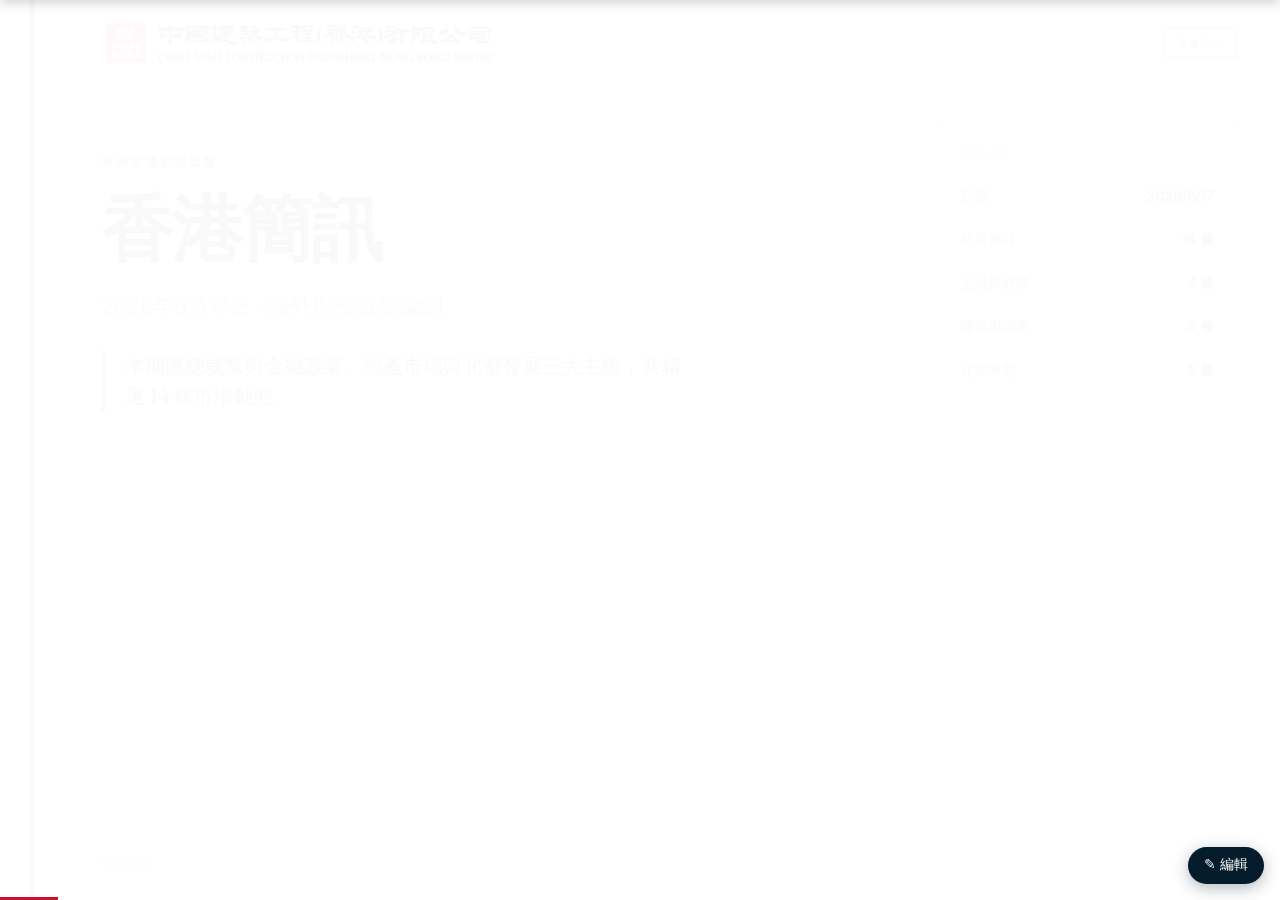
<file: docs/index.html>
<!DOCTYPE html>
<html lang="zh-Hant">
<head>
  <meta charset="UTF-8">
  <meta name="viewport" content="width=device-width, initial-scale=1">
  <meta http-equiv="refresh" content="0; url=brief/slides/">
  <title>香港簡訊</title>
  <style>
    body {
      font-family: "Microsoft YaHei", "PingFang TC", sans-serif;
      max-width: 640px;
      margin: 4rem auto;
      padding: 0 1.5rem;
      color: #333;
      line-height: 1.7;
      text-align: center;
    }
    a { color: #c8102e; }
  </style>
</head>
<body>
  <p>正在前往最新一期香港簡訊…</p>
  <p><a href="brief/slides/">若未自動跳轉，請點此</a></p>
</body>
</html>
</file>
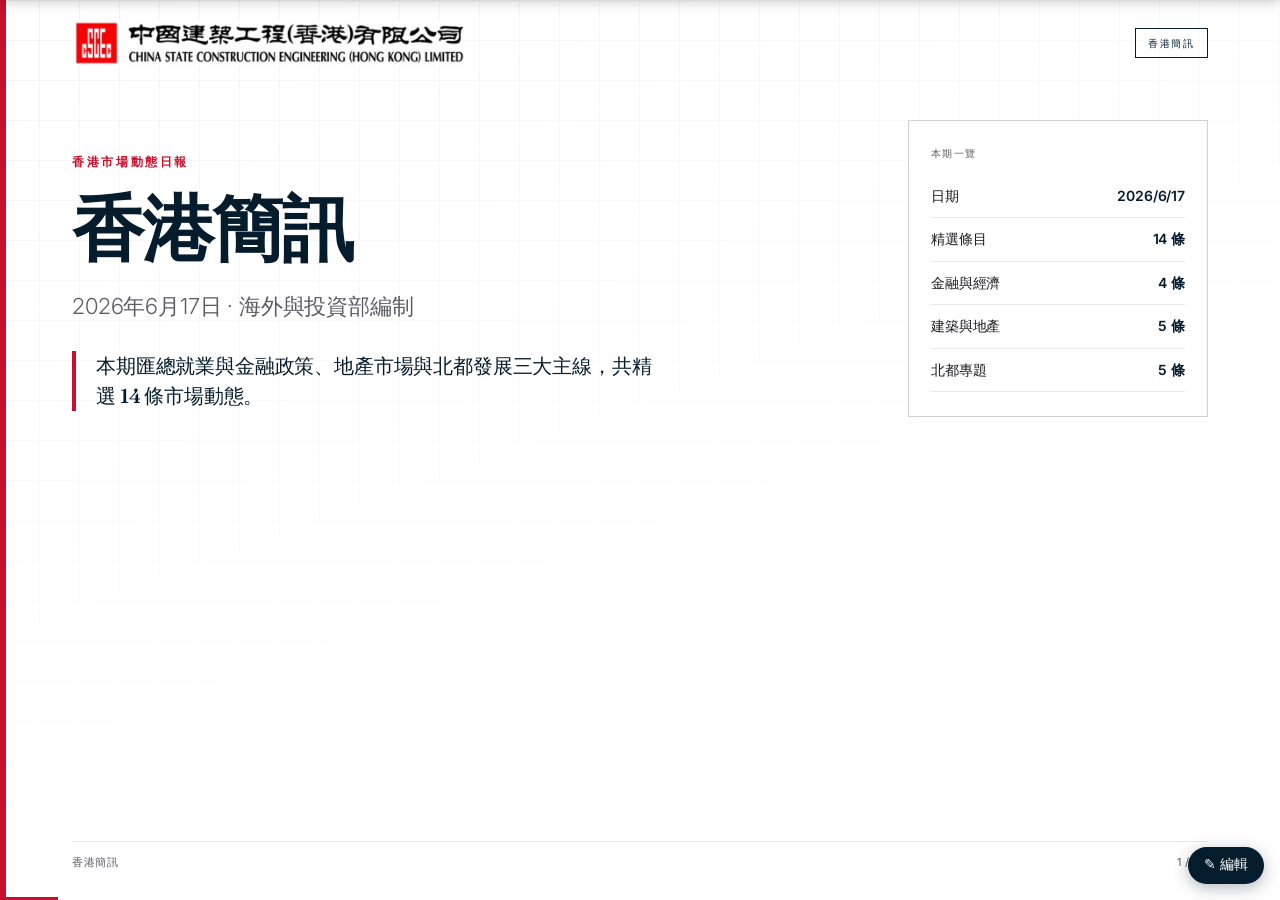
<file: docs/brief/slides/2026-06-17/index.html>
<!DOCTYPE html>
<html lang="zh-Hant" data-theme="b-consulting">
<head>
<meta charset="utf-8">
<meta name="viewport" content="width=device-width,initial-scale=1,viewport-fit=cover">
<meta name="apple-mobile-web-app-capable" content="yes">
<meta name="theme-color" content="#ffffff">
<meta name="brief-slide-key" content="2026-06-17">
<title>香港簡訊 · B 咨詢簡報 · 2026年6月17日</title>
<link rel="preconnect" href="https://fonts.googleapis.com">
<link href="https://fonts.googleapis.com/css2?family=Fraunces:opsz,wght@9..144,500;9..144,700&family=Inter:wght@400;500;600&display=swap" rel="stylesheet">
<link rel="stylesheet" href="assets/fonts.css">
<link rel="stylesheet" href="assets/base.css">
<link rel="stylesheet" href="b-consulting.css?v=2026061716">
<link rel="stylesheet" href="slide-edit.css?v=2026061716">
</head>
<body class="tpl-b-consulting">
<div class="deck">

  <section class="slide slide-cover" data-title="封面">
    <div class="pattern" aria-hidden="true"></div>
    <div class="cover-bar-left"></div>
    <header class="slide-brand" aria-label="頁首標誌">
      <img src="assets/cscec-hk-logo.png" alt="中國建築工程(香港)有限公司">
      <div class="badge">香港簡訊</div>
    </header>
    <div class="cover-main">
      <p class="cover-kicker">香港市場動態日報</p>
      <h1 class="h1">香港簡訊</h1>
      <p class="lede">2026年6月17日 · 海外與投資部編制</p>
      <p class="cover-action">本期匯總就業與金融政策、地產市場與北都發展三大主線，共精選 14 條市場動態。</p>
    </div>
    <aside class="cover-aside">
      <div class="label">本期一覽</div>
        <div class="row"><span>日期</span><span class="val">2026/6/17</span></div>
        <div class="row"><span>精選條目</span><span class="val">14 條</span></div>
        <div class="row"><span>金融與經濟</span><span class="val">4 條</span></div>
        <div class="row"><span>建築與地產</span><span class="val">5 條</span></div>
        <div class="row"><span>北都專題</span><span class="val">5 條</span></div>
    </aside>
    <div class="deck-footer"><span>香港簡訊</span><span class="slide-number" data-current="1" data-total="22"></span></div>
  </section>
  <section class="slide slide-toc slide-toc-part" data-title="目錄 · 金融與經濟" data-toc-part="1" data-toc-total="3">
    <div class="toc-top-bar" aria-hidden="true"></div>
    <header class="slide-brand" aria-label="頁首標誌">
      <img src="assets/cscec-hk-logo.png" alt="中國建築工程(香港)有限公司">
      <div class="badge">香港簡訊</div>
    </header>
    <div class="slide-toc-main">
    <div class="toc-head">
      <h2 class="toc-action-title">本期目錄覆蓋<em>就業與金價</em>、<em>地產供應</em>與<em>北都立法與土地</em>三條決策主線</h2>
      <h2 class="toc-section-heading">金融與經濟</h2>
    </div>
    <div class="slide-toc-scroll">
    <div class="toc-section">
      <h4>【金融與經濟】</h4>
      <div class="count">4 條 · 政策與資本市場</div>
      <ul>
        <li data-goto="6"><span class="toc-item-num">1.</span><span class="toc-item-title">港失業率維持3.7% 14萬人丟職</span>
          <span class="toc-item-lede">政府統計處公布，本港今年3月至5月經季節性調整失業率維持3.7%，期內失業人數增加約1900人，報14.1萬人；就業不足率亦保持1.5%，就業不足人數則減少約1300人，錄得5.68萬人。</span>
        </li>
        <li data-goto="7"><span class="toc-item-num">2.</span><span class="toc-item-title">近半央行擬一年內買金 歷來最踴躍金價高位回調25% WGC：提供吸納良機</span>
          <span class="toc-item-lede">儘管國際金價在過去數月大幅回調，但無損各地中央銀行對黃金的信心和購買意欲。</span>
        </li>
        <li data-goto="8"><span class="toc-item-num">3.</span><span class="toc-item-title">夏寶龍訪港｜夏寶龍視察新皇崗口岸 鄧炳強介紹落實「一地兩檢」本地立法準備工作</span>
          <span class="toc-item-lede">港澳辦主任夏寶龍昨日結束首日在港調研後返回深圳，今日（17日）早上再入境展開第二日考察，首站是啟用在即的新皇崗口岸，後再赴葵青貨櫃碼頭，中午則出席禮賓府午宴。</span>
        </li>
        <li data-goto="9"><span class="toc-item-num">4.</span><span class="toc-item-title">立法會：署理財經事務及庫務局局長動議二讀《2026年銀行業法例（雜項修訂）條例草案》發言全文（只有中文）</span>
          <span class="toc-item-lede">以下是署理財經事務及庫務局局長陳浩濂今日（六月十七日）在立法會會議上動議二讀《2026年銀行業法例（雜項修訂）條例草案》的發言全文： 主席： 我謹動議二讀《2026年銀行業法例（雜項修訂）條例草案》（《條例草案》）。</span>
        </li>
      </ul>
    </div>
    </div>
    </div>
<div class="deck-footer"><span>香港簡訊</span><span class="slide-number" data-current="2" data-total="22"></span></div>
  </section>
  <section class="slide slide-toc slide-toc-part" data-title="目錄 · 建築與地產" data-toc-part="2" data-toc-total="3">
    <div class="toc-top-bar" aria-hidden="true"></div>
    <header class="slide-brand" aria-label="頁首標誌">
      <img src="assets/cscec-hk-logo.png" alt="中國建築工程(香港)有限公司">
      <div class="badge">香港簡訊</div>
    </header>
    <div class="slide-toc-main">
    <div class="toc-head">
      <p class="toc-part-kicker">目錄 · 2/3</p>
      <h2 class="toc-section-heading">建築與地產</h2>
    </div>
    <div class="slide-toc-scroll">
    <div class="toc-section">
      <h4>【建築與地產】</h4>
      <div class="count">5 條 · 工程與樓市</div>
      <ul>
        <li data-goto="11"><span class="toc-item-num">5.</span><span class="toc-item-title">何永賢：構建健康「房屋階梯」 助圓置業夢</span>
          <span class="toc-item-lede">房屋局局長何永賢昨出席香港地產代理商總會就職典禮時指，政府正致力針對解決惡劣劏房問題，並積極構建健康穩健的「房屋階梯」，讓市民從公屋、居屋逐步實現置業盼望。</span>
        </li>
        <li data-goto="12"><span class="toc-item-num">6.</span><span class="toc-item-title">香檳大廈申寬地積比敗 恒地提覆核</span>
          <span class="toc-item-lede">恒地 （00012） 旗下尖沙咀香檳大廈B座，早前申請放寬地積比率興建單幢酒店，遭城規會否決，發展商提出覆核申請，提及香檳大廈過往曾長期與色情、毒品及罪案活動扯上關係，重建為酒店可消除長期負面影響。</span>
        </li>
        <li data-goto="13"><span class="toc-item-num">7.</span><span class="toc-item-title">潤發倉庫重建 市區罕有大型私宅</span>
          <span class="toc-item-lede">長沙灣南的工業區加速轉型成住宅區，區內5個重建項目，合共提供逾7,700個公私營房屋單位，當中以華潤置地旗下潤發倉庫重建規模最大，涉及約2,500伙。</span>
        </li>
        <li data-goto="14"><span class="toc-item-num">8.</span><span class="toc-item-title">一手豪宅旺 應天三日銷3伙新盤半月買賣減 大額成交逆增六成</span>
          <span class="toc-item-lede">近期新盤由豪宅主導，6月上半月全港共錄549宗成交，較上月同期1253宗大減56.2%。</span>
        </li>
        <li data-goto="15"><span class="toc-item-num">9.</span><span class="toc-item-title">藍地項目減單位18% 泛海擬申建276伙</span>
          <span class="toc-item-lede">【明報專訊】北部都會區發展正如火如荼之際，泛海（0129）持有的屯門藍地商業地，於2023年獲准建184伙私宅單位後，去年提出將附近的政府土地納入發展範圍、申請興建336伙，但申請人最新修訂發展方案，些微縮減發展地盤面積、及降低發展地積比率，計劃興建276伙私宅，較去年申請方案減少約60伙或18%。</span>
        </li>
      </ul>
    </div>
    </div>
    </div>
<div class="deck-footer"><span>香港簡訊</span><span class="slide-number" data-current="3" data-total="22"></span></div>
  </section>
  <section class="slide slide-toc slide-toc-part" data-title="目錄 · 北都專題" data-toc-part="3" data-toc-total="3">
    <div class="toc-top-bar" aria-hidden="true"></div>
    <header class="slide-brand" aria-label="頁首標誌">
      <img src="assets/cscec-hk-logo.png" alt="中國建築工程(香港)有限公司">
      <div class="badge">香港簡訊</div>
    </header>
    <div class="slide-toc-main">
    <div class="toc-head">
      <p class="toc-part-kicker">目錄 · 3/3</p>
      <h2 class="toc-section-heading">北都專題</h2>
    </div>
    <div class="slide-toc-scroll">
    <div class="toc-section">
      <h4>【北都專題】</h4>
      <div class="count">5 條 · 北部都會區</div>
      <ul>
        <li data-goto="17"><span class="toc-item-num">10.</span><span class="toc-item-title">夏寶龍高度關注港創科發展：抓「十五五」機遇 打造國際創科中心</span>
          <span class="toc-item-lede">香港文匯報訊（記者 嚴鍇華）中央港澳工作辦公室主任、國務院港澳事務辦公室主任夏寶龍昨日考察調研河套香港園區、元朗微電子研發院、洪水橋大學城用地等。</span>
        </li>
        <li data-goto="18"><span class="toc-item-num">11.</span><span class="toc-item-title">北都專屬法例草案下周提交立法會 甯漢豪：授權特首就與廣東省協作範疇訂立附屬法例</span>
          <span class="toc-item-lede">政府提速北都發展，立法會議員（選舉委員會）議員蘇紹聰關注北都協作機制，發展局局長甯漢豪指，北都專屬法例具體建議下周提交立法會發展事務委員會，至於草案亦很快會提交立法會審議，當中包括與廣東省的相互流動及協作，包括人流、物資流及數據流。</span>
        </li>
        <li data-goto="19"><span class="toc-item-num">12.</span><span class="toc-item-title">北都21幅住宅地申寬高限 建2.23萬伙</span>
          <span class="toc-item-lede">土木工程拓展署最新向城規會「一口氣」申請放寬古洞北及粉嶺北合共21幅住宅地高度限制，包括粉嶺北8幅及古洞北13幅，高限增加4.55%至18.75%，涉及22380伙。</span>
        </li>
        <li data-goto="20"><span class="toc-item-num">13.</span><span class="toc-item-title">北都私宅地申放寬高限</span>
          <span class="toc-item-lede">土木工程拓展署申請檢討北都一批私宅土地的高度限制，其中13幅位於古洞北。</span>
        </li>
        <li data-goto="21"><span class="toc-item-num">14.</span><span class="toc-item-title">財團再就文錦渡邊境地皮申建創科產業園　住宅伙數削3成至3016伙</span>
          <span class="toc-item-lede">北部都會區成本港未來發展重心，2024年5月份有財團就文錦渡一幅大型地皮，向城規會提出發展科研中心、數據中心、以及3,700伙住宅及人才公寓等。</span>
        </li>
      </ul>
    </div>
    </div>
    </div>
<div class="deck-footer"><span>香港簡訊</span><span class="slide-number" data-current="4" data-total="22"></span></div>
  </section>
  <section class="slide slide-section" data-title="【金融與經濟】">
    <header class="slide-brand" aria-label="頁首標誌">
      <img src="assets/cscec-hk-logo.png" alt="中國建築工程(香港)有限公司">
      <div class="badge">香港簡訊</div>
    </header>
    <p class="kicker">SECTION</p>
    <h1 class="h1">金融與經濟</h1>
    <p class="section-count">本節 4 條</p>
    <div class="deck-footer"><span>香港簡訊</span><span class="slide-number" data-current="5" data-total="22"></span></div>
  </section>
  <section class="slide slide-article" data-title="港失業率維持3.7% 14萬人丟職" data-article-id="20260617-001">
    <header class="slide-brand" aria-label="頁首標誌">
      <img src="assets/cscec-hk-logo.png" alt="中國建築工程(香港)有限公司">
      <div class="badge">香港簡訊</div>
    </header>
    <div class="article-top">
      <p class="kicker">金融與經濟 · 1/4</p>
      <h2 class="h2">港失業率維持3.7% 14萬人丟職</h2>
      <p class="article-meta">[來源：信報] · <span class="dateline">【本報6月17日消息】</span></p>
    </div>
    <div class="slide-body" tabindex="0">
<p>政府統計處公布，本港今年3月至5月經季節性調整失業率維持3.7%，期內失業人數增加約1900人，報14.1萬人；就業不足率亦保持1.5%，就業不足人數則減少約1300人，錄得5.68萬人。</p>
<p>今年3月至5月，本港各行業的失業率變動不一，下跌主要見於清潔及同類活動業；而上升則主要見於社會工作活動業及住宿服務業。雖然各行業的就業不足率變動不一，但是幅度普遍不大。期內本港總就業人數為363.9萬人，減少約8700人，總勞動人口則為378萬人，減少約6900人。</p>
<p>勞工及福利局局長孫玉菡表示，本地經濟持續增長，應繼續為整體勞工市場提供支持。政府會繼續密切監察外圍環境不確定因素的演變，以及對香港經濟帶來的潛在影響。</p>
<p>工聯會權益委員會表示，本港失業率雖然維持在3.7%，但多個行業仍然面臨不同困難。建造業持續面對工程量不足的困境，大量前線人員「無工開」；飲食業及零售業在旅客消費力疲弱，以及市民北上消費的雙重夾擊下，商舖結業和縮減人手情況持續。該會認為，政府必須把保障本地工人優先就業放在首位，任何輸入外勞的政策都必須審慎從嚴。</p>
<p>大新金融集團首席經濟及策略師溫嘉煒指出，本港3月至5月的失業人數上升1900人，達到14.1萬人，創今年新高；總勞動人口減少6900人，至378萬人，為2022年以來新低。</p>
<p>他又稱，各行業失業率升跌不一，零售、餐飲及住宿服務業、建造業及地產業均回升0.1個百分點；金融業及運輸業失業率上升0.2個百分點，而製造業、進出口貿易失業率則有所回落，他預期，未來數月本港失業率於3.5%至4%水平徘徊。</p>
<figure class="inline-figure"><img alt="配圖" src="brief-assets/20260617-001_inline_0.jpg"/></figure>
    </div>
    <div class="slide-scroll-fade" aria-hidden="true"></div>
    <div class="deck-footer"><span>香港簡訊</span><span class="slide-number" data-current="6" data-total="22"></span></div>
  </section>
  <section class="slide slide-article" data-title="近半央行擬一年內買金 歷來最踴躍金價高位回調25% WGC：提供吸納良機" data-article-id="20260617-002">
    <header class="slide-brand" aria-label="頁首標誌">
      <img src="assets/cscec-hk-logo.png" alt="中國建築工程(香港)有限公司">
      <div class="badge">香港簡訊</div>
    </header>
    <div class="article-top">
      <p class="kicker">金融與經濟 · 2/4</p>
      <h2 class="h2">近半央行擬一年內買金 歷來最踴躍金價高位回調25% WGC：提供吸納良機</h2>
      <p class="article-meta">[來源：信報] · <span class="dateline">【本報6月17日消息】</span></p>
    </div>
    <div class="slide-body" tabindex="0">
<p>儘管國際金價在過去數月大幅回調，但無損各地中央銀行對黃金的信心和購買意欲。根據世界黃金協會（WGC）最新報告，在接受調查的74間央行之中，有45%計劃在未來12個月內增持黃金，按年升2個百分點，比例是自2018年有紀錄以來最高。同時有84%受訪央行估計，5年後黃金在其總儲備中的比例將上升。</p>
<p>近年全球央行加快買入黃金，是推動金價過去3年上漲超過一倍的主要動力。然而，今年2月底伊朗戰爭爆發，推高油價並強化加息預期，導致金價於1月份創下每盎斯5595美元的紀錄高位後，至今輾轉累跌約25%。隨着美伊達成和平協議，本周金價有所反彈，現貨金周二徘徊在4300美元水平。</p>
<p>世界黃金協會全球央行兼亞太區（中國除外）負責人樊少凱認為，現時黃金價格下跌是部分央行開始買入的良機，又指留意到去年有一些央行稱當時金價有點貴，希望等待更好的入市機會。</p>
<p>根據WGC調查，未來一年有54%的央行預計其黃金儲備規模維持不變，只有一家央行表明有意減持；在計劃買入黃金的央行之中，主要是新興市場和發展中經濟體的中央銀行，佔53%；決定增持黃金的先進經濟體銀行佔比為18%。</p>
<p>對於持有黃金的主要原因，90%受訪央行反映是黃金在危機時期的表現，佔比創歷史新高；其次是考慮到黃金作為長期儲值工具（84%）和有效實現投資組合多元化工具（83%）的特性。</p>
<p>展望未來，84%受訪央行稱，5年後黃金在其總儲備中的比例將上升，高於去年調查的76%。央行對於美元的態度相對審慎，雖然美元仍是全球主要儲備貨幣，但74%受訪央行預期5年後美元在其總儲備中的佔比會下降。同時，有67%預計人民幣的比重將增加。</p>
<p>是次調查亦揭示一個新趨勢，就是央行愈發傾向分散黃金儲備的存放地點。英倫銀行仍是各國央行最常使用的金庫存放地點（57%），但有9%的受訪者表示，過去一年他們在本國境內增加黃金儲存量，有10%受訪者稱已把黃金儲備分散到不同地點，兩者比例分別高於去年調查的5%和2%。</p>
<p>展望未來12個月，7%央行計劃增加國內存放，9%則擬分散海外存放地點，後者較去年調查的2%顯著提高。</p>
<p>State Street Investment Management黃金及金屬策略主管Aakash Doshi表示，在中東衝突緩和、油價回落至每桶80美元的情況下，金價仍有反彈空間。長期而言，若財政赤字擴大和地緣政治格局進一步分裂，黃金作為避險資產的屬性有望重新加強。MKS PAMP金屬策略主管Nicky Shiels則估計，未來數月金價將維持區間震盪，直到出現多項戰略性利好和催化劑。</p>
<figure class="inline-figure"><img alt="配圖" src="brief-assets/20260617-002_inline_0.png"/></figure>
    </div>
    <div class="slide-scroll-fade" aria-hidden="true"></div>
    <div class="deck-footer"><span>香港簡訊</span><span class="slide-number" data-current="7" data-total="22"></span></div>
  </section>
  <section class="slide slide-article" data-title="夏寶龍訪港｜夏寶龍視察新皇崗口岸 鄧炳強介紹落實「一地兩檢」本地立法準備工作" data-article-id="20260617-003">
    <header class="slide-brand" aria-label="頁首標誌">
      <img src="assets/cscec-hk-logo.png" alt="中國建築工程(香港)有限公司">
      <div class="badge">香港簡訊</div>
    </header>
    <div class="article-top">
      <p class="kicker">金融與經濟 · 3/4</p>
      <h2 class="h2">夏寶龍訪港｜夏寶龍視察新皇崗口岸 鄧炳強介紹落實「一地兩檢」本地立法準備工作</h2>
      <p class="article-meta">[來源：香港經濟日報] · <span class="dateline">【本報6月17日消息】</span></p>
    </div>
    <div class="slide-body" tabindex="0">
<p>港澳辦主任夏寶龍昨日結束首日在港調研後返回深圳，今日（17日）早上再入境展開第二日考察，首站是啟用在即的新皇崗口岸，後再赴葵青貨櫃碼頭，中午則出席禮賓府午宴。</p>
<p>保安局局長鄧炳強透露，港深代表向夏寶龍匯報口岸重建項目的最新進展，港府亦簡介了特區政府為落實 「一地兩檢」安排的本地立法準備工作。</p>
<p>鄧表示，下周全國人大常委會將審議關於授權香港對皇崗口岸港方口岸區實施管轄的議案。待取得人大授權決定及國務院批覆後，港府會隨即向立法會提交相關《條例草案》，為落實「一地兩檢」提供本地法律基礎。港府會繼續與深方保持密切溝通，敲定正式開通日期，並適時向公眾公布。</p>
<p>在葵青貨櫃碼頭，一行人到葵青貨櫃碼頭實地了解運作情況。運輸及物流局局長陳美寶則匯報香港海運港口業的發展情況。</p>
<p>陳美寶表示，會積極發展智慧綠色港口，推動智能化、數字化及綠色化，完善高增值海運生態圈，持續優化稅務優惠，提升「香港船旗」國際聲譽，吸引全球優質航運企業落戶與進駐。亦會繼續推動航運與金融聯動發展，發揮國際金融中心資本優勢，精準對接綠色轉型融資需求，並會強化香港國際中轉樞紐地位，以及發揮香港綠色航運優勢，鞏固香港航運生態圈的韌性。港府將以「全球航運之都」作為航行目標破浪前進。</p>
<figure class="inline-figure"><img alt="配圖" src="brief-assets/20260617-003_inline_0.png"/></figure>
    </div>
    <div class="slide-scroll-fade" aria-hidden="true"></div>
    <div class="deck-footer"><span>香港簡訊</span><span class="slide-number" data-current="8" data-total="22"></span></div>
  </section>
  <section class="slide slide-article" data-title="立法會：署理財經事務及庫務局局長動議二讀《2026年銀行業法例（雜項修訂）條例草案》發言全文（只有中文）" data-article-id="20260617-004">
    <header class="slide-brand" aria-label="頁首標誌">
      <img src="assets/cscec-hk-logo.png" alt="中國建築工程(香港)有限公司">
      <div class="badge">香港簡訊</div>
    </header>
    <div class="article-top">
      <p class="kicker">金融與經濟 · 4/4</p>
      <h2 class="h2">立法會：署理財經事務及庫務局局長動議二讀《2026年銀行業法例（雜項修訂）條例草案》發言全文（只有中文）</h2>
      <p class="article-meta">[來源：政府新聞公報] · <span class="dateline">【本報6月17日消息】</span></p>
    </div>
    <div class="slide-body" tabindex="0">
<p>以下是署理財經事務及庫務局局長陳浩濂今日（六月十七日）在立法會會議上動議二讀《2026年銀行業法例（雜項修訂）條例草案》的發言全文： 主席： 我謹動議二讀《2026年銀行業法例（雜項修訂）條例草案》（《條例草案》）。 《條例草案》的主要目的是確保在銀行業環境不斷演變的情況下，香港銀行業相關的法例持續切合需要及能夠支持未來發展。 香港銀行業根基雄厚，表現卓越。在最新的《全球金融中心指數》中，香港繼續位列全球第三、亞太區第一，當中香港在銀行業的排名更為全球第一位。總結二○二五年全年，香港銀行體系存款總額增長百分之十一點八，存款總體量高達19.4萬億港元。去年本港零售銀行整體稅前經營溢利增加百分之七點三，充分反映銀行業的穩健盈利能力及強勁韌性。 過去多年，《銀行業條例》（《條例》）的修訂主要是針對性的，為落實特定的國際標準或為推出特定的措施，例如去年，在立法會的支持下，我們修訂了《條例》以落實銀行與銀行之間分享企業和個人帳戶的資料平台，以加強打擊詐騙及相關洗錢活動的能力。 為進一步鞏固香港銀行業的監管根基，確保監管制度與時並進，我們跟進金管局（香港金融管理局）就《銀行業條例》的全面檢視，提出今次的修訂，以（i）反映最新的銀行業運作及監管方式；（ii）理順過去金管局在監管過程中發現的具體事宜；及（iii）使香港的銀行監管法規與其他主要金融中心更趨一致。 《條例草案》的修訂建議分為六大部分。 （一）簡化銀行三級制為二級制 香港現行的銀行三級制（即分為持牌銀行、有限制牌照銀行及接受存款公司）已實施超過40年。隨着市場環境及監管框架的改變，目前接受存款公司僅餘11間，其資產及存款佔整個銀行體系不足百分之零點一。 我們認為已再沒有需要維持接受存款公司這一級別，因此建議將之併入有限制牌照銀行的級別，簡化監管架構。我們將提供五年的過渡期，讓現有的接受存款公司選擇透過簡便程序轉為有限制牌照銀行，或有序終止其接受存款業務。 （二）建立法定的銀行控權公司的監管制度 現時，《銀行業條例》並沒有訂明對銀行控權公司的直接監管權力，而是間接透過《條例》對控權人施加附加條件而實施。我們建議加入新條文，賦權金融管理專員可要求本地認可機構的控權人，在香港成立直接控權公司，並可對其施加監管要求，例如資本和流動性水平、風險承擔限度及委任行政總裁或董事等方面的要求；同時亦賦權專員就控權公司的一些違規行為作相應處理。這將提升監管的明確性與有效性，且擬訂的監管要求與現行透過附加條件實施的監管安排大體一致，因此並不會對業界帶來重大的額外合規負擔。 （三）完善執法條文 目前《銀行業條例》並無賦予金融管理專員一些屬於中等程度的紀律處分權力，例如譴責、罰款及禁止不合適的管理人員擔任其職位。因此，我們建議參照其他主要金融中心及香港其他金融相關的法例，在《銀行業條例》下賦予專員相關的中等程度執法權力，並允許專員可透過協議解決紀律處分程序。 （四）聘用具相關技能人士 隨着金融科技及數碼化發展，金管局未必能時刻在內部配備所有需要的技術專才。因此，我們建議允許專員按實際需要委任具相關技能人士協助其履行監管的職能；及要求認可機構委任具相關技能人士，以向專員呈交有關該機構的報告。 （五）技術修訂 我們建議對《銀行業條例》及其附屬法例作出一些技術性的修訂，使規管要求更清晰及有效，以及符合最新的法律草擬慣例。 （六）其他銀行業相關條例的修訂 我們亦建議藉此機會對兩條與銀行業相關的條例作出修訂，包括《金融機構（處置機制）條例》和《香港銀行公會條例》。 金管局已於二○二三至二○二五年間就各項法例修訂建議進行多輪的公眾及業界諮詢，亦就業界先前的一些關注作出修訂，現時的建議得到廣泛支持。我們亦於二○二四年十月和十二月，及今年五月就法例修訂建議諮詢立法會財經事務委員會，委員普遍支持有關建議。 主席，為締造最有利和最具吸引力的營商環境，政府一直致力按照最新國際標準，緊貼市場發展，持續完善香港的金融法規。有關修訂將確保我們的規管框架保持穩健及有利於銀行的發展，從而進一步鞏固提升香港作為國際金融中心的地位。我懇請議員支持並通過《條例草案》，我們會全力配合立法會的審議工作，讓《條例草案》的建議可盡早實施。 我謹此陳辭。多謝主席。</p>
<p class="subhead"><strong>完 2026年6月17日（星期三） 香港時間14時40分</strong></p>
    </div>
    <div class="slide-scroll-fade" aria-hidden="true"></div>
    <div class="deck-footer"><span>香港簡訊</span><span class="slide-number" data-current="9" data-total="22"></span></div>
  </section>
  <section class="slide slide-section" data-title="【建築與地產】">
    <header class="slide-brand" aria-label="頁首標誌">
      <img src="assets/cscec-hk-logo.png" alt="中國建築工程(香港)有限公司">
      <div class="badge">香港簡訊</div>
    </header>
    <p class="kicker">SECTION</p>
    <h1 class="h1">建築與地產</h1>
    <p class="section-count">本節 5 條</p>
    <div class="deck-footer"><span>香港簡訊</span><span class="slide-number" data-current="10" data-total="22"></span></div>
  </section>
  <section class="slide slide-article" data-title="何永賢：構建健康「房屋階梯」 助圓置業夢" data-article-id="20260617-005">
    <header class="slide-brand" aria-label="頁首標誌">
      <img src="assets/cscec-hk-logo.png" alt="中國建築工程(香港)有限公司">
      <div class="badge">香港簡訊</div>
    </header>
    <div class="article-top">
      <p class="kicker">建築與地產 · 1/5</p>
      <h2 class="h2">何永賢：構建健康「房屋階梯」 助圓置業夢</h2>
      <p class="article-meta">[來源：香港經濟日報] · <span class="dateline">【本報6月17日消息】</span></p>
    </div>
    <div class="slide-body" tabindex="0">
<p>房屋局局長何永賢昨出席香港地產代理商總會就職典禮時指，政府正致力針對解決惡劣劏房問題，並積極構建健康穩健的「房屋階梯」，讓市民從公屋、居屋逐步實現置業盼望。</p>
<p>香港地產代理商總會昨舉行就職典禮，房屋局局長何永賢出席主禮，並期望業界未來繼續與政府同心協力，為千家萬戶開啟改善生活的大門。</p>
<p>昨日（16日）香港地產代理商總會舉行「慶祝香港回歸29周年暨總會成立35周年及第19屆執行委員就職典禮」，大會以「凝聚業界‧領航共創」為主題。就職典禮上，新任主席潘達恒致辭指，總會成立35載以來一直秉持專業，樂見政府「從善如流」全面撤辣帶動市況回穩。未來總會將緊抓數字化與大灣區機遇，同時積極配合宣傳簡樸房條例落實，提醒會員承擔社會責任。</p>
<p>何永賢特別讚揚地產代理商總會積極投身社會服務，形容代理業界是「整個社會的黏合劑」，期望業界同心協力，開創香港更美好的明天。</p>
<figure class="inline-figure"><img alt="配圖" src="brief-assets/20260617-005_inline_0.jpg"/></figure>
    </div>
    <div class="slide-scroll-fade" aria-hidden="true"></div>
    <div class="deck-footer"><span>香港簡訊</span><span class="slide-number" data-current="11" data-total="22"></span></div>
  </section>
  <section class="slide slide-article" data-title="香檳大廈申寬地積比敗 恒地提覆核" data-article-id="20260617-006">
    <header class="slide-brand" aria-label="頁首標誌">
      <img src="assets/cscec-hk-logo.png" alt="中國建築工程(香港)有限公司">
      <div class="badge">香港簡訊</div>
    </header>
    <div class="article-top">
      <p class="kicker">建築與地產 · 2/5</p>
      <h2 class="h2">香檳大廈申寬地積比敗 恒地提覆核</h2>
      <p class="article-meta">[來源：香港經濟日報] · <span class="dateline">【本報6月17日消息】</span></p>
    </div>
    <div class="slide-body" tabindex="0">
<p>恒地 （00012） 旗下尖沙咀香檳大廈B座，早前申請放寬地積比率興建單幢酒店，遭城規會否決，發展商提出覆核申請，提及香檳大廈過往曾長期與色情、毒品及罪案活動扯上關係，重建為酒店可消除長期負面影響。</p>
<p>香檳大廈B座申請放寬地積比率至15倍，以重建成酒店項目，城規會早前否決有關申請，原因包括認為無足夠理據放寬地積比。</p>
<p>發展商方面則指，項目有助將《油麻地/旺角地區研究》中地區為主理念延伸至尖沙咀，而且城規會及政府過往亦曾在高密度市區容許較大幅度的地積比率及高度放寬。同時，亦提及項目可帶來直接的規劃收益，包括改善行人環境，對行人及旅客均有實際好處。恒地申請覆核有關重建方案，維持地積比率15倍，重建成一幢35層酒店，總樓面18.4萬平方呎，提供159間酒店客房。</p>
    </div>
    <div class="slide-scroll-fade" aria-hidden="true"></div>
    <div class="deck-footer"><span>香港簡訊</span><span class="slide-number" data-current="12" data-total="22"></span></div>
  </section>
  <section class="slide slide-article" data-title="潤發倉庫重建 市區罕有大型私宅" data-article-id="20260617-007">
    <header class="slide-brand" aria-label="頁首標誌">
      <img src="assets/cscec-hk-logo.png" alt="中國建築工程(香港)有限公司">
      <div class="badge">香港簡訊</div>
    </header>
    <div class="article-top">
      <p class="kicker">建築與地產 · 3/5</p>
      <h2 class="h2">潤發倉庫重建 市區罕有大型私宅</h2>
      <p class="article-meta">[來源：香港經濟日報] · <span class="dateline">【本報6月17日消息】</span></p>
    </div>
    <div class="slide-body" tabindex="0">
<p>長沙灣南的工業區加速轉型成住宅區，區內5個重建項目，合共提供逾7,700個公私營房屋單位，當中以華潤置地旗下潤發倉庫重建規模最大，涉及約2,500伙。</p>
<p>長沙灣工業區若果以荔枝角道作為分界，其中荔枝角道以南，過往曾經有不少船廠、貨倉林立，不過近20多年成功轉型成為住宅區，包括「西九四小龍」泓景臺、昇悅居等大型屋苑前身亦為船廠用地，而比鄰的單幢樓星匯居亦是由工廈重建而成。</p>
<p>近年區內仍然有5個發展項目，分布在發祥街西以及荔枝角道，其中4個屬於由工廈重建成的項目，總數逾7,700伙。</p>
<p>在各個項目之中，規模最大屬於華潤置地夥母公司華潤集團合作的潤發倉庫重建項目，根據屋宇署2023年9月批出的建築圖則，將會興建6幢38至41層高的住宅大廈連會所設施，另設長者日間護理中心等社福設施，住宅樓面為148.1萬平方呎，商業樓面約9.9萬平方呎，總樓面約158萬平方呎，項目將會提供逾2,500伙，屬於市區罕有的大型私人住宅項目。</p>
<p>據資料顯示，該項目於2023年初完成補地價約137.3億元，採用標準金額補地價，以總樓面面積達158萬平方呎計算，每呎樓面補地價約8,700元。</p>
<p>至於由新地 （00016） 與嘉里 （00683） 合作的嘉里鴻基貨倉重建項目，亦在去年完成補地價，按照2023年初項目批出的建築圖則，將會興建1幢35層高分層住宅（另設3層基座及2層地庫），總樓面46.4萬平方呎，包括住宅樓面43.2萬平方呎，以及非住宅樓面3.2萬平方呎，估計提供逾千伙供應。</p>
<p>除了私樓項目之外，區內亦有兩個公營房屋正在興建，合共涉及約3,559伙，包括由房委會持有宏昌工廠大廈，正在重建成2幢住宅大樓，住用部分地積比率為7.5倍，總地積比率則可達9倍，總樓面面積達77.5萬平方呎，將可提供約1,200個居屋單位，預計將於2029/30年度落成；另外前身為長沙灣屠房的綠置居麗玥苑，則將會提供2,359伙。</p>
<figure class="inline-figure"><img alt="配圖" src="brief-assets/20260617-007_inline_0.jpg"/></figure>
<figure class="inline-figure"><img alt="配圖" src="brief-assets/20260617-007_inline_1.jpg"/></figure>
    </div>
    <div class="slide-scroll-fade" aria-hidden="true"></div>
    <div class="deck-footer"><span>香港簡訊</span><span class="slide-number" data-current="13" data-total="22"></span></div>
  </section>
  <section class="slide slide-article" data-title="一手豪宅旺 應天三日銷3伙新盤半月買賣減 大額成交逆增六成" data-article-id="20260617-008">
    <header class="slide-brand" aria-label="頁首標誌">
      <img src="assets/cscec-hk-logo.png" alt="中國建築工程(香港)有限公司">
      <div class="badge">香港簡訊</div>
    </header>
    <div class="article-top">
      <p class="kicker">建築與地產 · 4/5</p>
      <h2 class="h2">一手豪宅旺 應天三日銷3伙新盤半月買賣減 大額成交逆增六成</h2>
      <p class="article-meta">[來源：信報] · <span class="dateline">【本報6月17日消息】</span></p>
    </div>
    <div class="slide-body" tabindex="0">
<p>近期新盤由豪宅主導，6月上半月全港共錄549宗成交，較上月同期1253宗大減56.2%。不過，成交價5000萬元以上的成交（下稱大額成交）不跌反升，6月上半月共54宗，比上月同期34宗，急增近六成。業界人士認為，今年樓價回升，新盤市場續現破頂成交，樓市氣氛熾熱，發展商順應時勢推售豪宅，故本月豪宅交投標青。</p>
<p>根據統計，截至6月15日的上半月，全港一手市場成交549宗，較5月上半月的1253宗，下跌56.2%，創去年4月上半月錄得445宗後的近14個月新低。本月只有3個全新盤開售，恒地（00012）牽頭的紅磡首岸第4期，本月14日首輪發售80伙，至今售出59伙，為本月成交量最高新盤。</p>
<p>其餘兩個屬於豪宅項目，包括長實（01113）港島半山波老道21號超級豪宅項目第2期應天，以及新世界（00017）發展的九龍塘玫瑰街豪宅項目滶蘊。</p>
<p>本月最大宗一手成交為應天的20樓8室頂層連天台特色單位，實用面積2911方呎，本月14日以3.62億元成交，呎價124356元。踏入下半月，應天昨天再添兩宗成交，包括15樓10室，為實用面積2153方呎的3房戶，成交價逾1.65億元，呎價77000元；15樓9室，實用面積2137方呎的4房戶，成交價逾1.49億元，呎價70000元。</p>
<p>應天過去3天共沽3伙，套現近6.8億元。長實營業部首席經理郭子威表示，應天補充了港島半山逾億元超級豪宅市場的稀缺，亦為準買家打了一支強心針，令入市步伐加速。</p>
<p>6月上半月全港新盤共錄54宗大額成交，比上月同期34宗增加近六成，當中一半單位來自滶蘊。滶蘊本月起以招標形式發售3房、4房及特色戶，並以價單形式出售1房及2房戶，上半月共售出58伙，當中27伙成交價逾5000萬元，介乎5046.6萬至9144萬元，令本月大額成交量急增。</p>
<p>貨尾豪宅表現亦不俗，例如中信股份（00267）旗下中信泰富地產東半山峻譽．渣甸山，上半月共錄10宗成交，其中7宗成交價逾半億元，最高見9200萬元。</p>
<p>美聯物業高級董事布少明表示，年初至今，發展商力推中小型上車盤，隨着樓價回升，一手市場續現破頂成交，樓市氣氛熾熱，發展商順應時勢推售供應較罕有的豪宅新盤，帶動本月豪宅交投。</p>
<p>雖然政府於2月把一億元以上豪宅的印花稅稅率由4.25%提高到6.5%，他認為，市場已度過適應期，「買家買到心頭好，唔介意畀多少少」，因此發展商推出豪宅盤，市場也有承接力。由於本月由豪宅主導，布少明預期，本月全月成交會回落至1500宗，較5月全月2098宗減少28.5%。</p>
<figure class="inline-figure"><img alt="配圖" src="brief-assets/20260617-008_inline_0.png"/></figure>
<figure class="inline-figure"><img alt="配圖" src="brief-assets/20260617-008_inline_1.jpg"/></figure>
<figure class="inline-figure"><img alt="配圖" src="brief-assets/20260617-008_inline_2.jpg"/></figure>
    </div>
    <div class="slide-scroll-fade" aria-hidden="true"></div>
    <div class="deck-footer"><span>香港簡訊</span><span class="slide-number" data-current="14" data-total="22"></span></div>
  </section>
  <section class="slide slide-article" data-title="藍地項目減單位18% 泛海擬申建276伙" data-article-id="20260617-009">
    <header class="slide-brand" aria-label="頁首標誌">
      <img src="assets/cscec-hk-logo.png" alt="中國建築工程(香港)有限公司">
      <div class="badge">香港簡訊</div>
    </header>
    <div class="article-top">
      <p class="kicker">建築與地產 · 5/5</p>
      <h2 class="h2">藍地項目減單位18% 泛海擬申建276伙</h2>
      <p class="article-meta">[來源：明報] · <span class="dateline">【本報6月17日消息】</span></p>
    </div>
    <div class="slide-body" tabindex="0">
<p>【明報專訊】北部都會區發展正如火如荼之際，泛海（0129）持有的屯門藍地商業地，於2023年獲准建184伙私宅單位後，去年提出將附近的政府土地納入發展範圍、申請興建336伙，但申請人最新修訂發展方案，些微縮減發展地盤面積、及降低發展地積比率，計劃興建276伙私宅，較去年申請方案減少約60伙或18%。</p>
<p>據申請人最新修訂方案，項目地盤面積縮減至2.36萬方呎，而發展地積比率由獲批方案的5倍，降低至4.2倍，擬建一幢17層高住宅大廈、提供276伙、平均面積約357方呎的私宅，涉樓面約9.93萬方呎。項目修訂發展後，發展規模較2025年提交的申請稍縮減，但仍較3年前獲批方案為大；單位數目由獲批的184伙，增加92伙或50%，而總樓面由原先的8.44萬方呎，增加1.49萬方呎或約18%。</p>
<p>此外，恒地（0012）旗下尖沙嘴金巴利道16號香檳大廈B座，早前向城規會申請作酒店發展，並申請放寬高度限制，惟遭城規會反對，發展商正式提出覆核申請。對有委員認為，尖沙嘴並非《油麻地及旺角地區研究》或政策指定，可作放寬地積比率的地區，恒地認為上述研究，主要是針對該區建築物密度與城市老化問題，而延伸到尖沙嘴區屬合適舉措。文件指出，項目位於繁忙街道，增加綠化與垂直綠牆，對行人及旅客均具好處，而增加酒店房間供應，亦貫徹落實政府「無處不旅遊」策略。</p>
<p>另信置（0083）早前就屯門海珠路官地項目，向城規會申請放寬高度限制，由原先核准100米（主水平基準以上，下同），增加17.6%至117.6米，申請人就公眾意見提交修訂方案，主要關乎建築物高度，現修訂為109.2米，但較已核准方案的100米高度，增加約9.2米或9.2%，但維持興建約700伙，涉總樓面約28.21萬方呎。</p>
    </div>
    <div class="slide-scroll-fade" aria-hidden="true"></div>
    <div class="deck-footer"><span>香港簡訊</span><span class="slide-number" data-current="15" data-total="22"></span></div>
  </section>
  <section class="slide slide-section" data-title="【北都專題】">
    <header class="slide-brand" aria-label="頁首標誌">
      <img src="assets/cscec-hk-logo.png" alt="中國建築工程(香港)有限公司">
      <div class="badge">香港簡訊</div>
    </header>
    <p class="kicker">SECTION</p>
    <h1 class="h1">北都專題</h1>
    <p class="section-count">本節 5 條</p>
    <div class="deck-footer"><span>香港簡訊</span><span class="slide-number" data-current="16" data-total="22"></span></div>
  </section>
  <section class="slide slide-article" data-title="夏寶龍高度關注港創科發展：抓「十五五」機遇 打造國際創科中心" data-article-id="20260617-010">
    <header class="slide-brand" aria-label="頁首標誌">
      <img src="assets/cscec-hk-logo.png" alt="中國建築工程(香港)有限公司">
      <div class="badge">香港簡訊</div>
    </header>
    <div class="article-top">
      <p class="kicker">北都專題 · 1/5</p>
      <h2 class="h2">夏寶龍高度關注港創科發展：抓「十五五」機遇 打造國際創科中心</h2>
      <p class="article-meta">[來源：文匯網] · <span class="dateline">【本報6月17日消息】</span></p>
    </div>
    <div class="slide-body" tabindex="0">
<p>香港文匯報訊（記者 嚴鍇華）中央港澳工作辦公室主任、國務院港澳事務辦公室主任夏寶龍昨日考察調研河套香港園區、元朗微電子研發院、洪水橋大學城用地等。相關政策局局長及立法會議員均指出，夏主任此行選擇河套香港園區作實地調研，反映中央關心香港在粵港澳大灣區協作中，如何在創科發展中發揮關鍵作用，同時也肯定特區政府在創科發展作出的謀劃和部署，認為香港創科發展方向完全與國家政策對接，亦得到國家認可，特區政府交出了成績。</p>
<p>創新科技及工業局局長孫東在港深創科園見傳媒時表示，夏主任在行程中特別考察了河套香港園區及元朗微電子研發院，充分體現了中央對香港創科發展高度關注，其間聽取了北都區3個創科項目的介紹，分別是河套香港園區、元朗微電子研發院及沙嶺國際數據中心。夏主任又聽取園區的建設規劃及進度、產業招商、跨境流通等工作匯報，隨後參觀已進駐園區的企業，並與他們進行交流。</p>
<p>他續指，夏主任充分肯定特區政府全速推進河套香港園區的建設，以及其他兩個項目的工作，並於短時間內取得初步成果。他引述，夏主任強調未來五年須抓住「十五五」規劃帶來的機遇，利用寶貴的窗口期加快香港發展，特別是加速建設國際創科中心，打造國際高端人才集聚高地。</p>
<p>孫東形容，夏主任今次考察對未來北都區加快推動國際創科發展提振了信心，讓他們深切明白對接國家發展戰略，必須以只爭朝夕的精神，跑出香港新的加速度。</p>
<p>教育局局長蔡若蓮於社交平台發帖文指，她在洪水橋大學城用地向夏主任介紹北都大學城的整體規劃、發展願景及最新進展等。她特別感謝夏主任對北都區及大學城發展的關心，親臨調研並給予寶貴的指導，表達中央對香港未來發展的高度重視，尤其對高等教育和年輕人的關心關愛，讓教育局深感鼓舞，對未來大學城的建設充滿信心。</p>
<p>蔡若蓮續指，洪水橋大學城區作為北都大學城的首批發展要點，其定位為應用型高等教育及國際化人才培養中心，將融合鄰近高端專業服務和專才培訓聯動發展。北都大學城建設將為北都發展注入核心動能，鞏固香港作為國際專上教育樞紐的地位，成為香港貢獻「教育強國」建設的核心載體，努力建設成科技創新策源地，助力國家實現高水平科技自立自強與高質量發展，為國家及區域發展貢獻戰略價值。</p>
<p>立法會議員吳傑莊表示，今次夏主任訪港專程考察北都區多個重點發展項目，反映中央十分重視香港的創科發展，而特區政府亦交出成績，整體進度理想。特別是「人工智能+」方面，他預期業界將會在垂直應用方向多加嘗試，透過人工智能（AI）推動實體經濟發展，「香港其實有場景優勢，例如醫療、金融、教育等產業發展成熟，可結合人工智能技術升級。」</p>
<p>吳傑莊續指，特區政府一方面應加快對接中央政策規劃，盡快落實各項配套措施，包括數據流動、人才流動及資金流動等；另一方面應完善整個生態鏈的建設，未來積極吸引海內外相關企業落戶香港，完善整個生態圈，同時善用本港5間世界百強大學，推動產學研融合。</p>
<p>立法會議員黃錦輝指，國家「十五五」規劃明確提出優化提升傳統產業、培育壯大新興產業和未來產業，而微電子中心及河套香港園區屬於新興及未來重點產業，香港創科發展方向完全與國家政策對接，亦得到國家認可。他期望特區政府在北都大學城設立研究中心，邀請內地及海外重點科研企業進駐，與本地院校、企業合作，落實產學研一體化發展。</p>
<p>至於「人工智能+」方面，黃錦輝認為特區政府早已投放資源布局人工智能發展，包括設立沙嶺數據園區、人工智能超算中心及人工智能研究院等，並推出多項創科發展基金，全方位推廣人工智能技術應用。他續指，人工智能可賦能不同產業，並提升相關產業的效益，例如生物醫學、新能源、新材料等產業均大量應用人工智能技術，特區政府若想高效發展新興及未來產業，人工智能是必不可少的核心工具。</p>
<p>香港特區政府多位司長和局長昨日在社交平台發帖文表示，中央對香港關心和期許，各政策局將全情投入參與制定香港五年規劃，努力發揮所長，把規劃願景一一實踐，推動香港高質量發展。</p>
<p>政務司司長陳國基表示，首先，中央把對接國家「十五五」規劃、做好香港首份五年規劃的工作交給特區政府，是一份信任，也是一份必須做好的任務。第二，北部都會區的規劃建設，寫入了國家「十五五」規劃，「我們不僅要把北都區作為香港中長期發展的重要引擎，也要把北都區作為整個粵港澳大灣區建設的重要平台，加強與深圳和大灣區內地城市的規劃對接、發展聯動、資源共享，把北都的『戲台』搭得更大，『戲碼』更加精彩。」</p>
<p>陳國基說，大學城的建設是北都區建設的核心工程，香港要更好、更快地推進大學城建設步伐，立足香港優勢，將香港以至整個粵港澳大灣區打造成教育、科技和人才一體化發展高地。</p>
<p>財政司司長陳茂波表示，國家「十五五」規劃對香港作出了重要戰略指引，對香港未來社會和經濟的高質量發展意義重大。</p>
<p>他說，要抓住「十五五」的發展機遇，政府必須加快推動北都區的建設和發展，特別是要以教育、科技、產業和人才相互促進為核心動能—以優秀的高等教育和高增值產業集群的落地吸引國際最高端人才的匯聚，以豐富並最前沿的人才儲備加速企業落戶、產業創新和升級轉型。</p>
<p>特區政府正以「人工智能+」和「金融+」策略加快推進經濟的升級轉型，這策略也將助力北都區更快、更好地發展。</p>
<p>醫務衞生局局長盧寵茂表示，正值香港展開首個五年規劃的歷史時刻，夏主任進行考察調研，體現中央對香港的重視和支持，對香港主動對接國家「十五五」規劃，更好融入和服務國家發展大局有重要意義，讓香港醫療衞生界倍感鼓舞，也成為業界持續創新突破的動力。</p>
<figure class="inline-figure"><img alt="配圖" src="brief-assets/20260617-010_inline_0.jpg"/></figure>
<figure class="inline-figure"><img alt="配圖" src="brief-assets/20260617-010_inline_1.jpg"/></figure>
<figure class="inline-figure"><img alt="配圖" src="brief-assets/20260617-010_inline_2.jpg"/></figure>
<figure class="inline-figure"><img alt="配圖" src="brief-assets/20260617-010_inline_3.jpg"/></figure>
<figure class="inline-figure"><img alt="配圖" src="brief-assets/20260617-010_inline_4.jpg"/></figure>
<figure class="inline-figure"><img alt="配圖" src="brief-assets/20260617-010_inline_5.jpg"/></figure>
    </div>
    <div class="slide-scroll-fade" aria-hidden="true"></div>
    <div class="deck-footer"><span>香港簡訊</span><span class="slide-number" data-current="17" data-total="22"></span></div>
  </section>
  <section class="slide slide-article" data-title="北都專屬法例草案下周提交立法會 甯漢豪：授權特首就與廣東省協作範疇訂立附屬法例" data-article-id="20260617-011">
    <header class="slide-brand" aria-label="頁首標誌">
      <img src="assets/cscec-hk-logo.png" alt="中國建築工程(香港)有限公司">
      <div class="badge">香港簡訊</div>
    </header>
    <div class="article-top">
      <p class="kicker">北都專題 · 2/5</p>
      <h2 class="h2">北都專屬法例草案下周提交立法會 甯漢豪：授權特首就與廣東省協作範疇訂立附屬法例</h2>
      <p class="article-meta">[來源：香港經濟日報] · <span class="dateline">【本報6月17日消息】</span></p>
    </div>
    <div class="slide-body" tabindex="0">
<p>政府提速北都發展，立法會議員（選舉委員會）議員蘇紹聰關注北都協作機制，發展局局長甯漢豪指，北都專屬法例具體建議下周提交立法會發展事務委員會，至於草案亦很快會提交立法會審議，當中包括與廣東省的相互流動及協作，包括人流、物資流及數據流。</p>
<p>甯漢豪指，北都專屬法例希望授權行政長官會同行政會議，就著這些與廣東省的協作範疇，適當的時候可以訂立附屬法例。具體的方案一定會經同廣東省，甚至有些部分，可能要中央人民政府同意下，港府再提出透過專屬法例之下的附屬法例，去作出利便的安排。</p>
<figure class="inline-figure"><img alt="配圖" src="brief-assets/20260617-011_inline_0.jpg"/></figure>
    </div>
    <div class="slide-scroll-fade" aria-hidden="true"></div>
    <div class="deck-footer"><span>香港簡訊</span><span class="slide-number" data-current="18" data-total="22"></span></div>
  </section>
  <section class="slide slide-article" data-title="北都21幅住宅地申寬高限 建2.23萬伙" data-article-id="20260617-012">
    <header class="slide-brand" aria-label="頁首標誌">
      <img src="assets/cscec-hk-logo.png" alt="中國建築工程(香港)有限公司">
      <div class="badge">香港簡訊</div>
    </header>
    <div class="article-top">
      <p class="kicker">北都專題 · 3/5</p>
      <h2 class="h2">北都21幅住宅地申寬高限 建2.23萬伙</h2>
      <p class="article-meta">[來源：星島頭條] · <span class="dateline">【本報6月17日消息】</span></p>
    </div>
    <div class="slide-body" tabindex="0">
<p>土木工程拓展署最新向城規會「一口氣」申請放寬古洞北及粉嶺北合共21幅住宅地高度限制，包括粉嶺北8幅及古洞北13幅，高限增加4.55%至18.75%，涉及22380伙。</p>
<p>根據2022年獲批的規劃許可，該21幅用地原本容許的建築高度介乎(主水平基準以上．下同)80米至144.14米，最新放寬至85米至155米，幅度介乎4.55%至18.75%，而較大綱圖原有高限則高出6.25%至37.5%。</p>
<p>土拓署指，為降低建造成本並加快房屋發展，行政長官於2025年施政報告中宣布私人發展項目停車場總樓面面積的優化措施，容許地面不多於兩層停車場的總樓面面積獲全數豁免，同時取消興建地庫停車場作為豁免條件的強制要求。政府亦繼續鼓勵業界更廣泛採用「組裝合成」建築法，以縮短建造時間、加快整體房屋供應、減少人手需求和提升工地安全。</p>
<figure class="inline-figure"><img alt="配圖" src="brief-assets/20260617-012_inline_0.png"/></figure>
<figure class="inline-figure"><img alt="配圖" src="brief-assets/20260617-012_inline_1.png"/></figure>
    </div>
    <div class="slide-scroll-fade" aria-hidden="true"></div>
    <div class="deck-footer"><span>香港簡訊</span><span class="slide-number" data-current="19" data-total="22"></span></div>
  </section>
  <section class="slide slide-article" data-title="北都私宅地申放寬高限" data-article-id="20260617-013">
    <header class="slide-brand" aria-label="頁首標誌">
      <img src="assets/cscec-hk-logo.png" alt="中國建築工程(香港)有限公司">
      <div class="badge">香港簡訊</div>
    </header>
    <div class="article-top">
      <p class="kicker">北都專題 · 4/5</p>
      <h2 class="h2">北都私宅地申放寬高限</h2>
      <p class="article-meta">[來源：東方日報] · <span class="dateline">【本報6月17日消息】</span></p>
    </div>
    <div class="slide-body" tabindex="0">
<p>土木工程拓展署申請檢討北都一批私宅土地的高度限制，其中13幅位於古洞北。</p>
<p>私人發展項目地面停車場樓面豁免最新安排已於早前實施，為配合相關政策，土木工程拓展署最新向城市規劃委員會提出申請，就古洞北及粉嶺北合共21幅私宅用地檢討高度限制，並要求將其中19幅放寬高度限制，增幅最高約18.75%；整批土地將可供興建22,380個單位。</p>
<p>文件顯示，上述私宅土地佔13幅位於古洞北，其餘8幅坐落粉嶺北，該批地皮已於2022年9月獲准放寬地積比率及高度限制，以提升房屋單位供應。因應地面停車場樓面豁免安排，並鼓勵業界更廣泛採用「組裝合成」建築法，以縮短建造時間，遂申請進一步增加地皮高度限制。</p>
<p>根據最新建議，除了兩幅鄰近將來港鐵古洞站的地皮高限維持不變，其餘增幅由約4.55至18.75%，放寬後整批土地高限將增到80至155米（主水平基準以上‧下同）。其中，上述增幅最大為粉嶺北烏鴉落陽，鄰近梧桐河的第13E區用地，佔地約2.22公頃，建築物高限將由80米，調升至95米。</p>
<p>放寬後建築物最高為同區第14S區用地，地皮坐落於馬適路，位於美景新邨對面，地盤面積約1.44公頃，高限由144.14米，上調約7.53%至155米，將來屬區內最高建築物之一。</p>
<p>此外，有發展商就旗下新界西北私人住宅項目，提出修訂發展規模。泛海集團(00129)旗下貼鄰屯門藍地輕鐵站一幅已獲批住宅發展地皮，去年底已要求擴大地盤範圍，興建336個單位。該集團近日提出修訂，縮減密度並將單位量減少約17.9%，最新計劃興建276伙。</p>
<p>新方案的發展地盤面積，略為縮減至約2.36萬方呎，地積比率由5倍，下調至4.2倍，將興建一幢樓高17層的住宅大樓，總樓面約9.93萬方呎，較修訂前減少約16.2%，伙數減少60伙。若相比2023年獲批興建184伙住宅的發展計劃，最新方案則增加92伙。</p>
<p>至於信和置業(00083)屯門海珠路住宅地，早前要求放寬高限約17.6%，增至117.6米，以配合於地面設置停車場的樓面豁免安排。發展商近日提出將高限下降至109.2米，即較大綱圖核准的100米，只放寬約9.2%，興建一幢樓高26層的分層住宅，單位量將維持700伙，總樓面約28.21萬方呎。</p>
<p>另方面，恒基地產(00012)旗下尖沙咀香檳大廈B座酒店重建計劃，有關規劃申請於早前被否決，該集團亦已正式提出覆核申請。該廈位於金巴利道16號，要求將地積比率由12倍調升至15倍，建築物高度限制放寬約27.3%，以重建一幢35層高酒店，包括兩層地庫，總樓面約18.42萬方呎，提供159間客房。</p>
<p>資料顯示，規劃署早前並不反對該項申請，惟個案最終仍於5月被城規會拒絕，理據是增加密度與帶來的規劃增益不相稱，有違2008年尖沙咀所訂立的高度限制；再者，客房用途佔樓面不足一半，內部空間比例不合理，性質上更接近一般商業或娛樂大廈。</p>
<figure class="inline-figure"><img alt="配圖" src="brief-assets/20260617-013_inline_0.jpg"/></figure>
<figure class="inline-figure"><img alt="配圖" src="brief-assets/20260617-013_inline_1.jpg"/></figure>
<figure class="inline-figure"><img alt="配圖" src="brief-assets/20260617-013_inline_2.jpg"/></figure>
<figure class="inline-figure"><img alt="配圖" src="brief-assets/20260617-013_inline_3.jpg"/></figure>
    </div>
    <div class="slide-scroll-fade" aria-hidden="true"></div>
    <div class="deck-footer"><span>香港簡訊</span><span class="slide-number" data-current="20" data-total="22"></span></div>
  </section>
  <section class="slide slide-article" data-title="財團再就文錦渡邊境地皮申建創科產業園　住宅伙數削3成至3016伙" data-article-id="20260617-014">
    <header class="slide-brand" aria-label="頁首標誌">
      <img src="assets/cscec-hk-logo.png" alt="中國建築工程(香港)有限公司">
      <div class="badge">香港簡訊</div>
    </header>
    <div class="article-top">
      <p class="kicker">北都專題 · 5/5</p>
      <h2 class="h2">財團再就文錦渡邊境地皮申建創科產業園　住宅伙數削3成至3016伙</h2>
      <p class="article-meta">[來源：香港01] · <span class="dateline">【本報6月17日消息】</span></p>
    </div>
    <div class="slide-body" tabindex="0">
<p>北部都會區成本港未來發展重心，2024年5月份有財團就文錦渡一幅大型地皮，向城規會提出發展科研中心、數據中心、以及3,700伙住宅及人才公寓等。不過該宗申請在去年遭城規會拒絕，相關財團近期再次重新申請，並把住宅單位及人才公寓削減3成至3,016伙，總樓面則減少6%至541萬平方呎。</p>
<p>有關申請地點為文錦渡丈量約份第82約及第86約多個地段和毗連政府土地，位處深圳河以南。地盤面積約135.5萬平方呎，申請人為香港國際創科產業園有限公司、巨華發展有限公司，以及灣區數字孿生方案有限公司。</p>
<p>據城規會文件，地皮現為「農業」、「綠化地帶」及「政府、機構或社區」地帶，擬改劃為「其他指定（創新科技產業園）」。原定總地積比率約5.23倍，將下調至4.92倍，總樓面541萬平方呎，較舊方減少6%或34.4萬平方呎。</p>
<p>住宅部份則擬建5座樓高16層至31層住宅大廈，提供1,618伙私樓，及發展3座樓高31至32層、用作人才公寓的宿舍，提供1,392伙。即單位數目合共3,016伙，平均面積約406平方呎，料可容納住宅數目約8,126人。</p>
<p>項目同時將發展3幢科研中心、3座數據中心、1幢商業中心。其中科研中心及數據中心部份，涉及289萬平方呎，而提供零售及食肆用途的商業中心，則涉及近10萬平方呎。</p>
<p>申請人為香港國際創科產業園公司、巨華發展公司及灣區數字孿生方案有限公司。申請人指，自 2022 年開展前期籌備工作，並於 2024年提交第 12A 條規劃申請，不過該申請未獲城市規劃委員會於 2025 年 3 月 28 日通過，但委員會就項目實施的可行性、住宅與非住宅用地比例、以及與整體規劃框架（尤其是新界北新市鎮的持續發展）的相容性提供意見。</p>
<p>申請人續指，為積極建設創科產業園、透過私營方式帶動北都，已全面檢討原有方案，土地整合工作取得重大進展，大幅提升項目整體落實可行性，同時指因應城規會早前的考慮，現方案將「其他住宅用途」的住宅總樓面面積調減約30%，令整體發展配比更均衡，更聚焦創科相關用途。</p>
    </div>
    <div class="slide-scroll-fade" aria-hidden="true"></div>
    <div class="deck-footer"><span>香港簡訊</span><span class="slide-number" data-current="21" data-total="22"></span></div>
  </section>
  <section class="slide slide-end" data-title="完">
    <header class="slide-brand" aria-label="頁首標誌">
      <img src="assets/cscec-hk-logo.png" alt="中國建築工程(香港)有限公司">
      <div class="badge">香港簡訊</div>
    </header>
    <p class="kicker">END</p>
    <h1 class="h1">完</h1>
    <p class="lede">2026年6月17日 · 海外與投資部</p>
    <p class="dim" style="margin-top:1.5rem;font-size:14px"><a href="brief.html">返回長文版</a></p>
    <div class="deck-footer"><span>香港簡訊</span><span class="slide-number" data-current="22" data-total="22"></span></div>
  </section>

</div>
<div class="tap-zones" aria-hidden="true">
  <span data-nav="prev"></span>
  <span data-nav="next"></span>
</div>
<button type="button" class="usage-guide-btn" id="usage-guide-btn" aria-expanded="false" aria-controls="usage-guide-panel">使用指引</button>
<div class="usage-guide-backdrop" id="usage-guide-backdrop" hidden></div>
<div class="usage-guide-panel" id="usage-guide-panel" role="dialog" aria-modal="true" aria-labelledby="usage-guide-btn" hidden>
  <div class="usage-guide-panel-inner">
    <h3 class="usage-guide-title">使用指引</h3>
    <ul class="usage-guide-list">
      <li>左右滑動翻頁</li>
      <li>正文頁可上下滑動閱讀</li>
      <li>目錄可點選跳轉</li>
    </ul>
    <button type="button" class="usage-guide-close">知道了</button>
  </div>
</div>
<script src="assets/runtime.js?v=2026061716"></script>
<script src="mobile.js?v=2026061716"></script>
<script src="slide-edit.js?v=2026061716"></script>
</body>
</html>
</file>
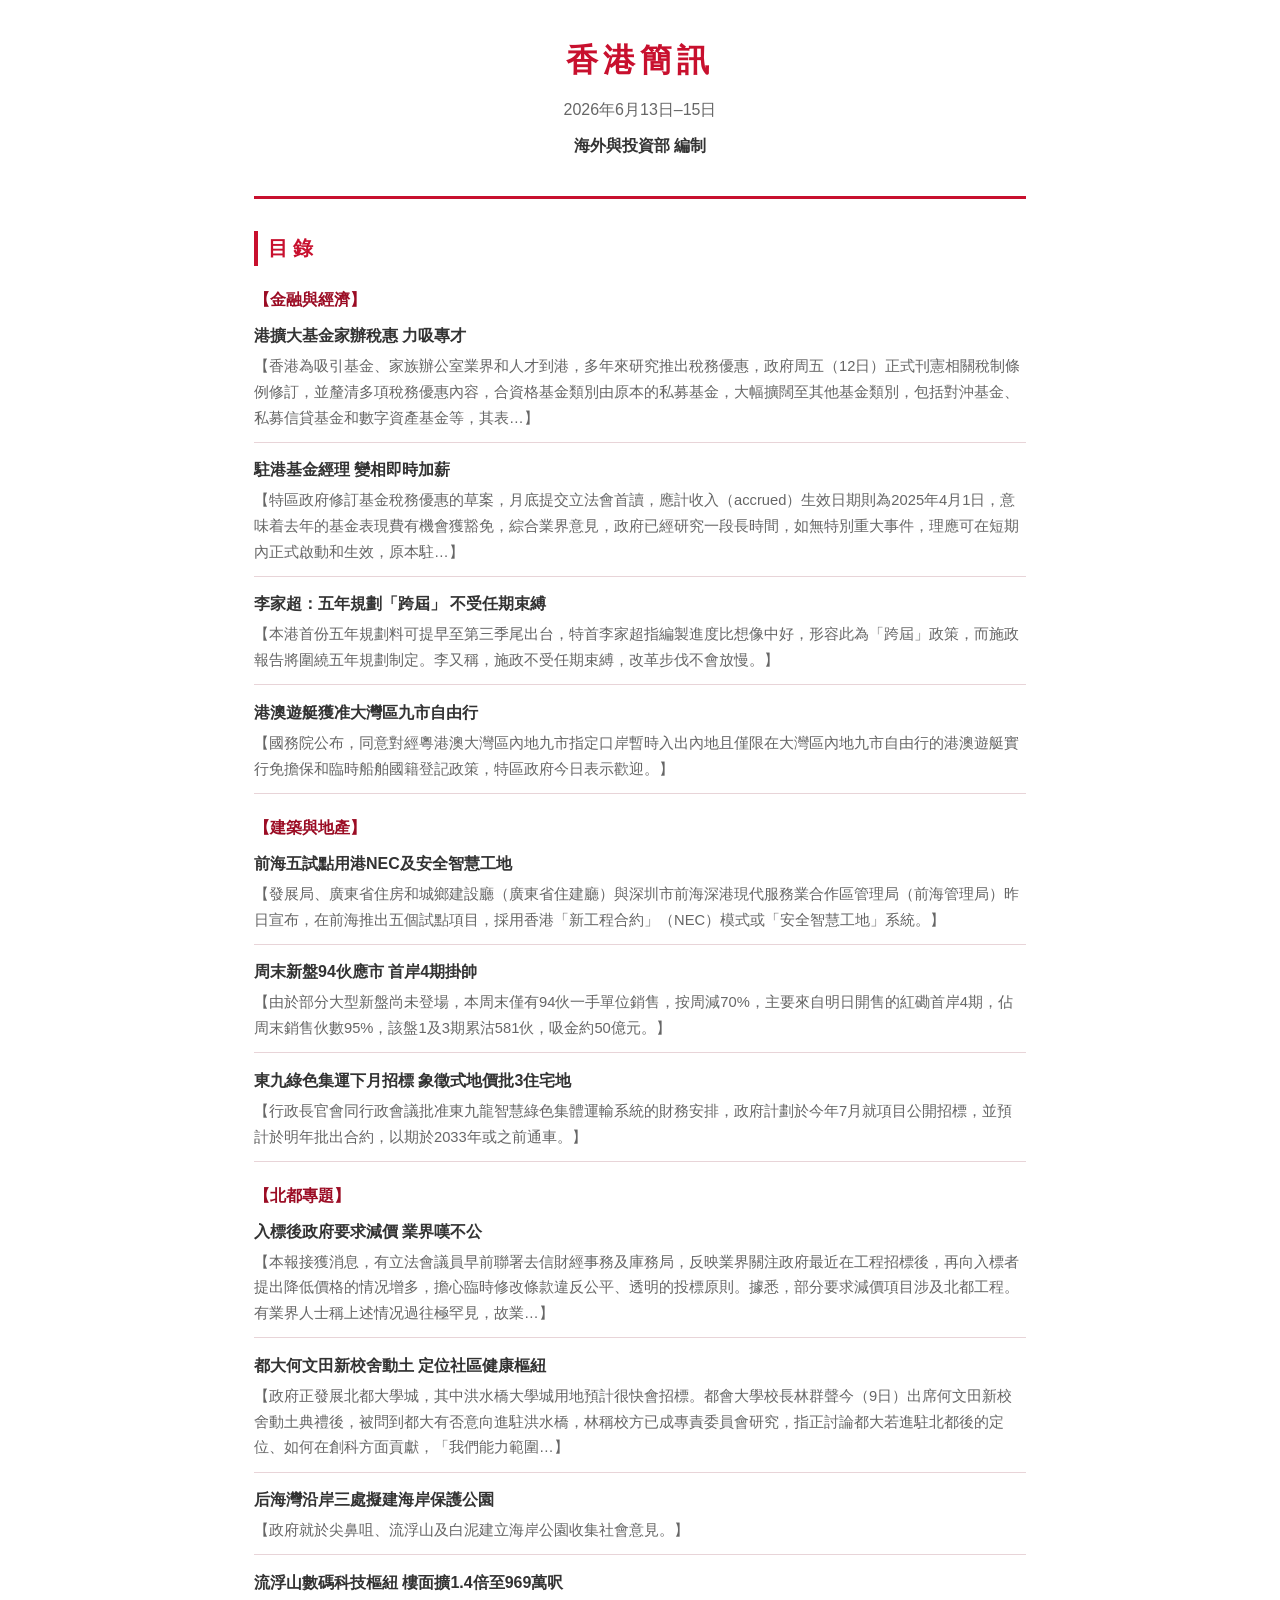
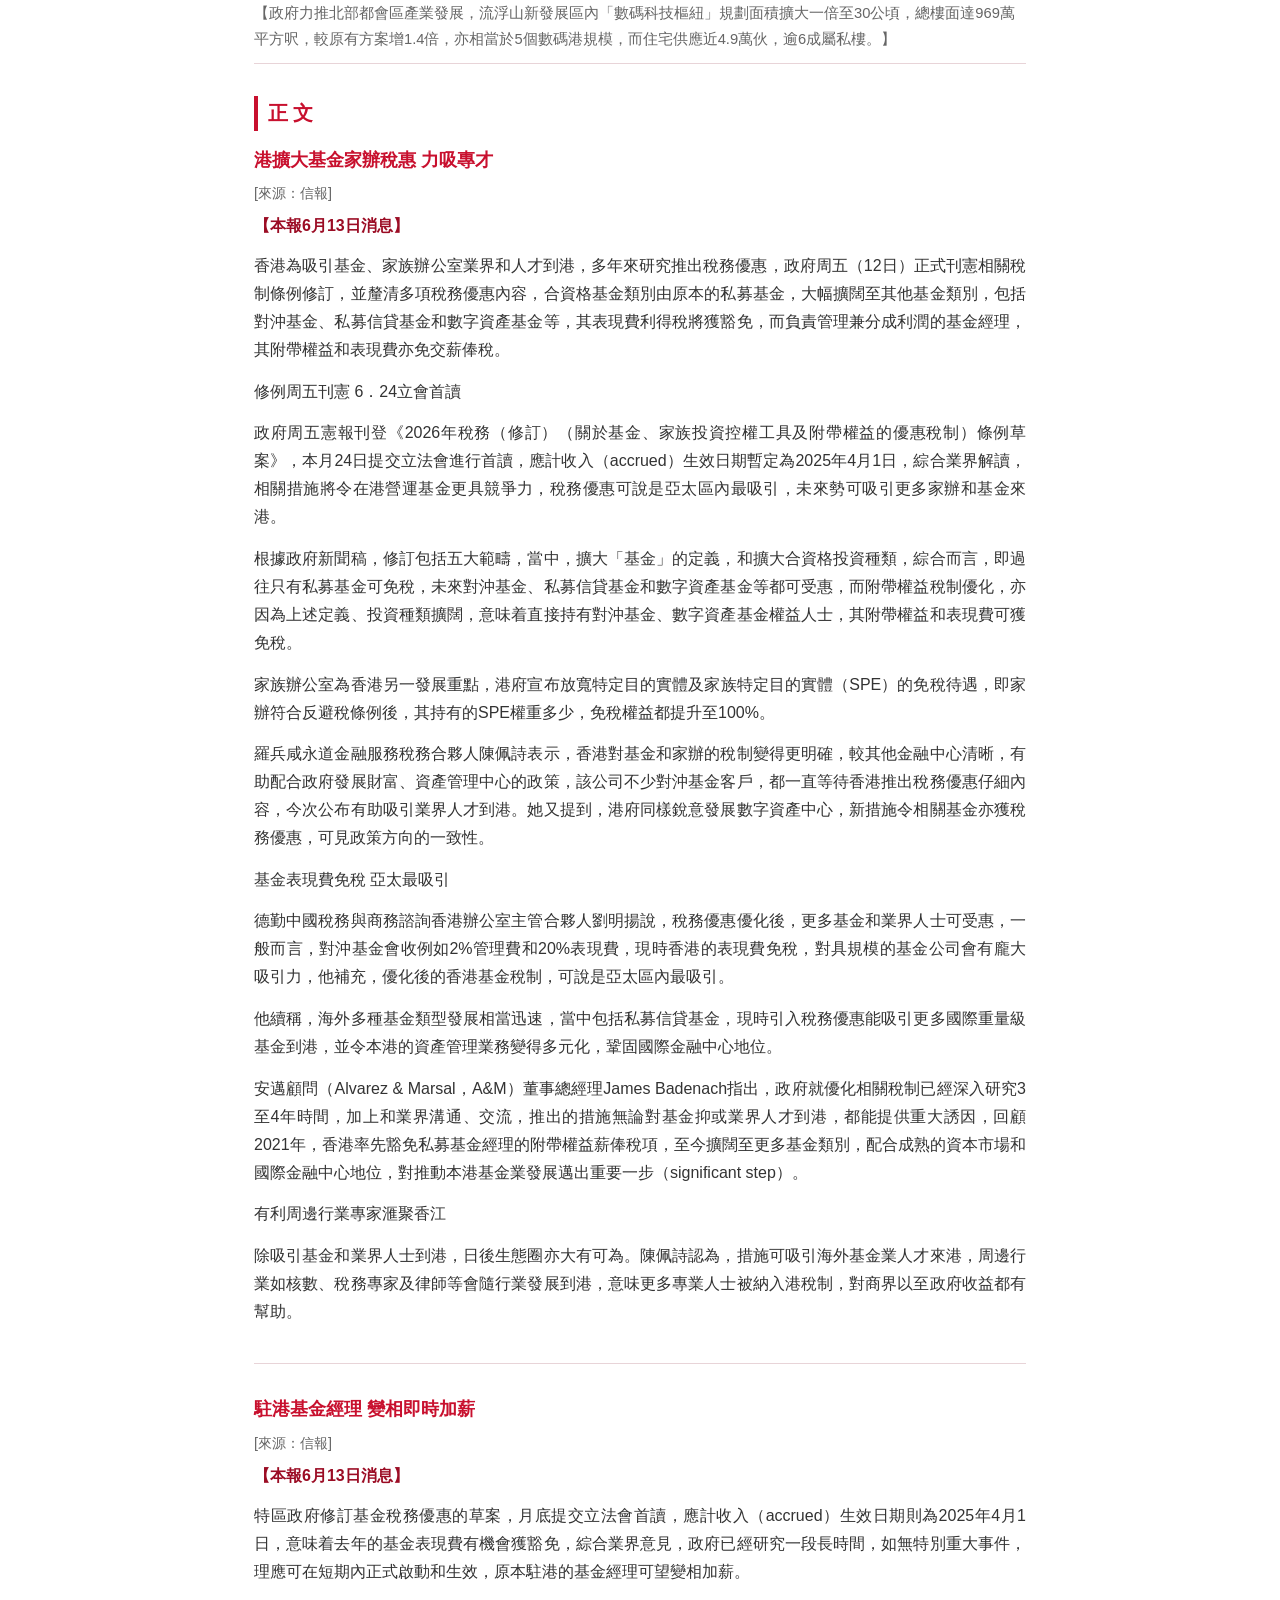
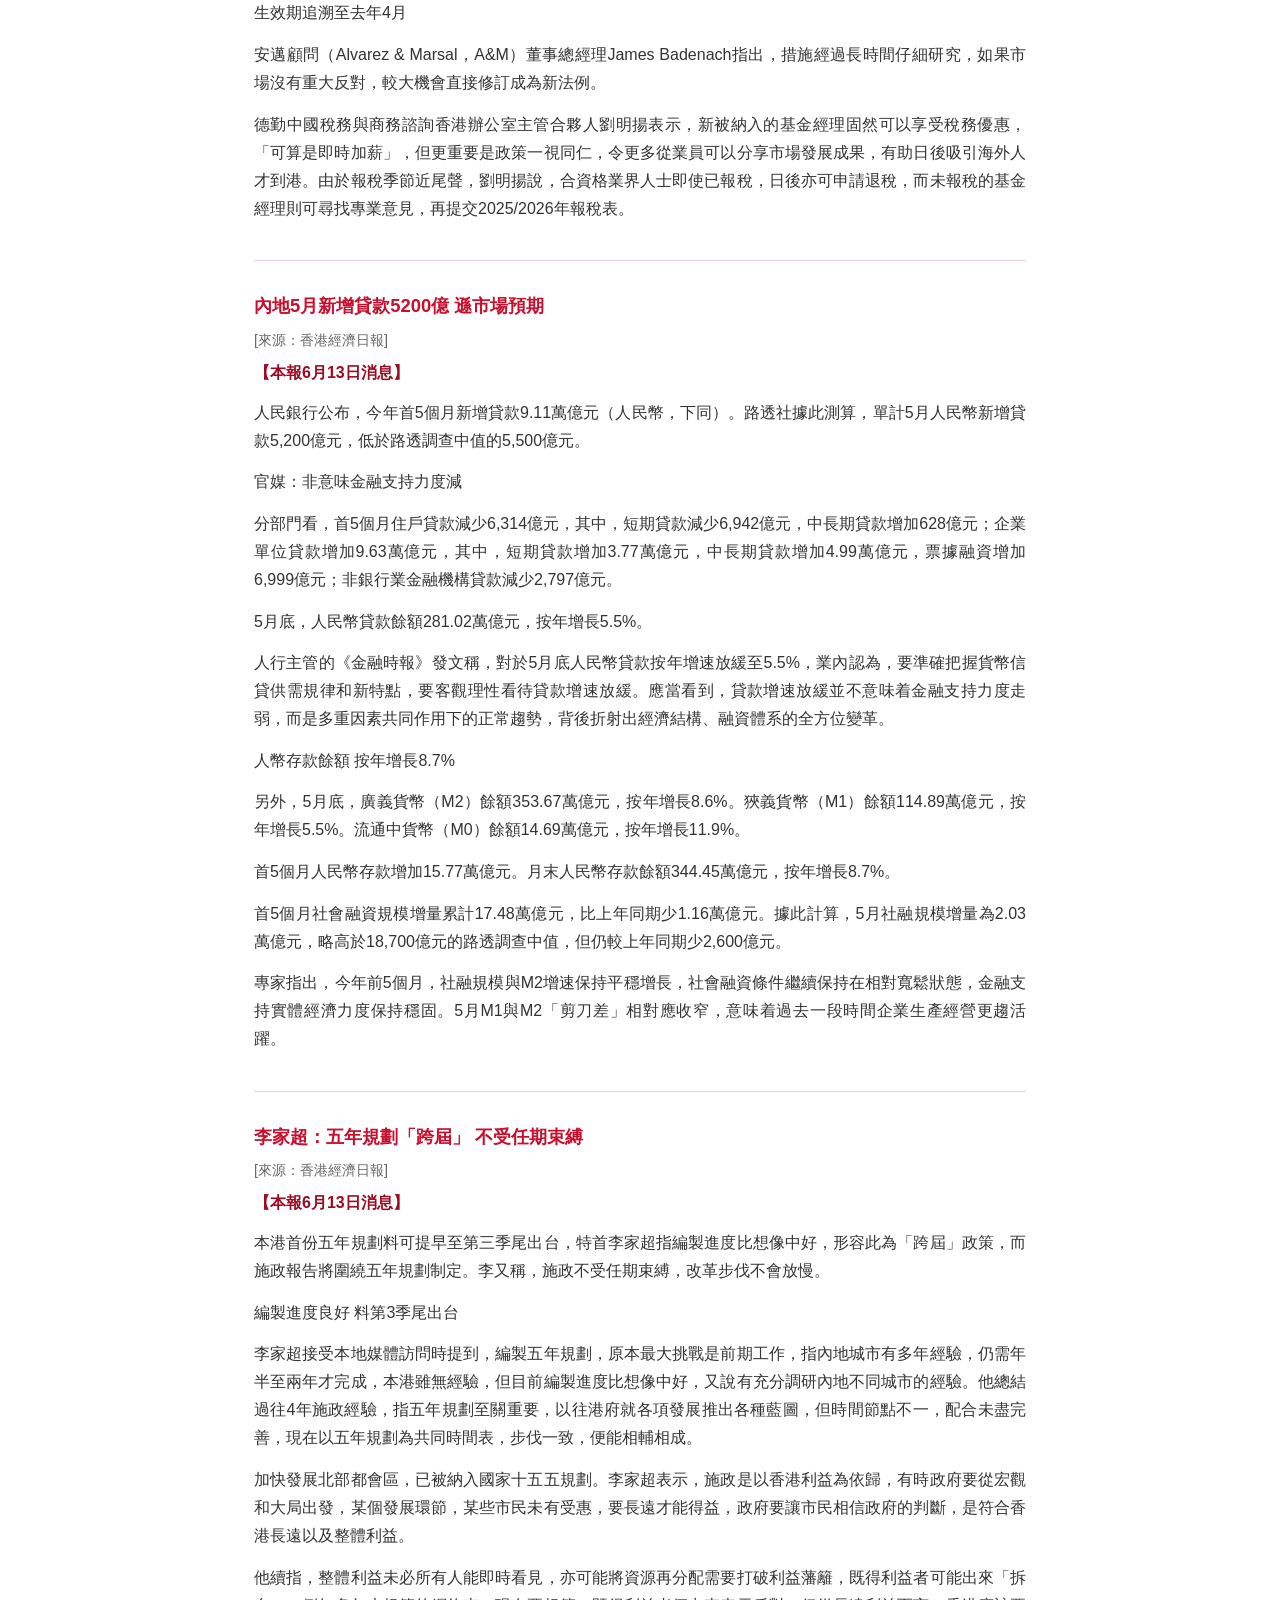
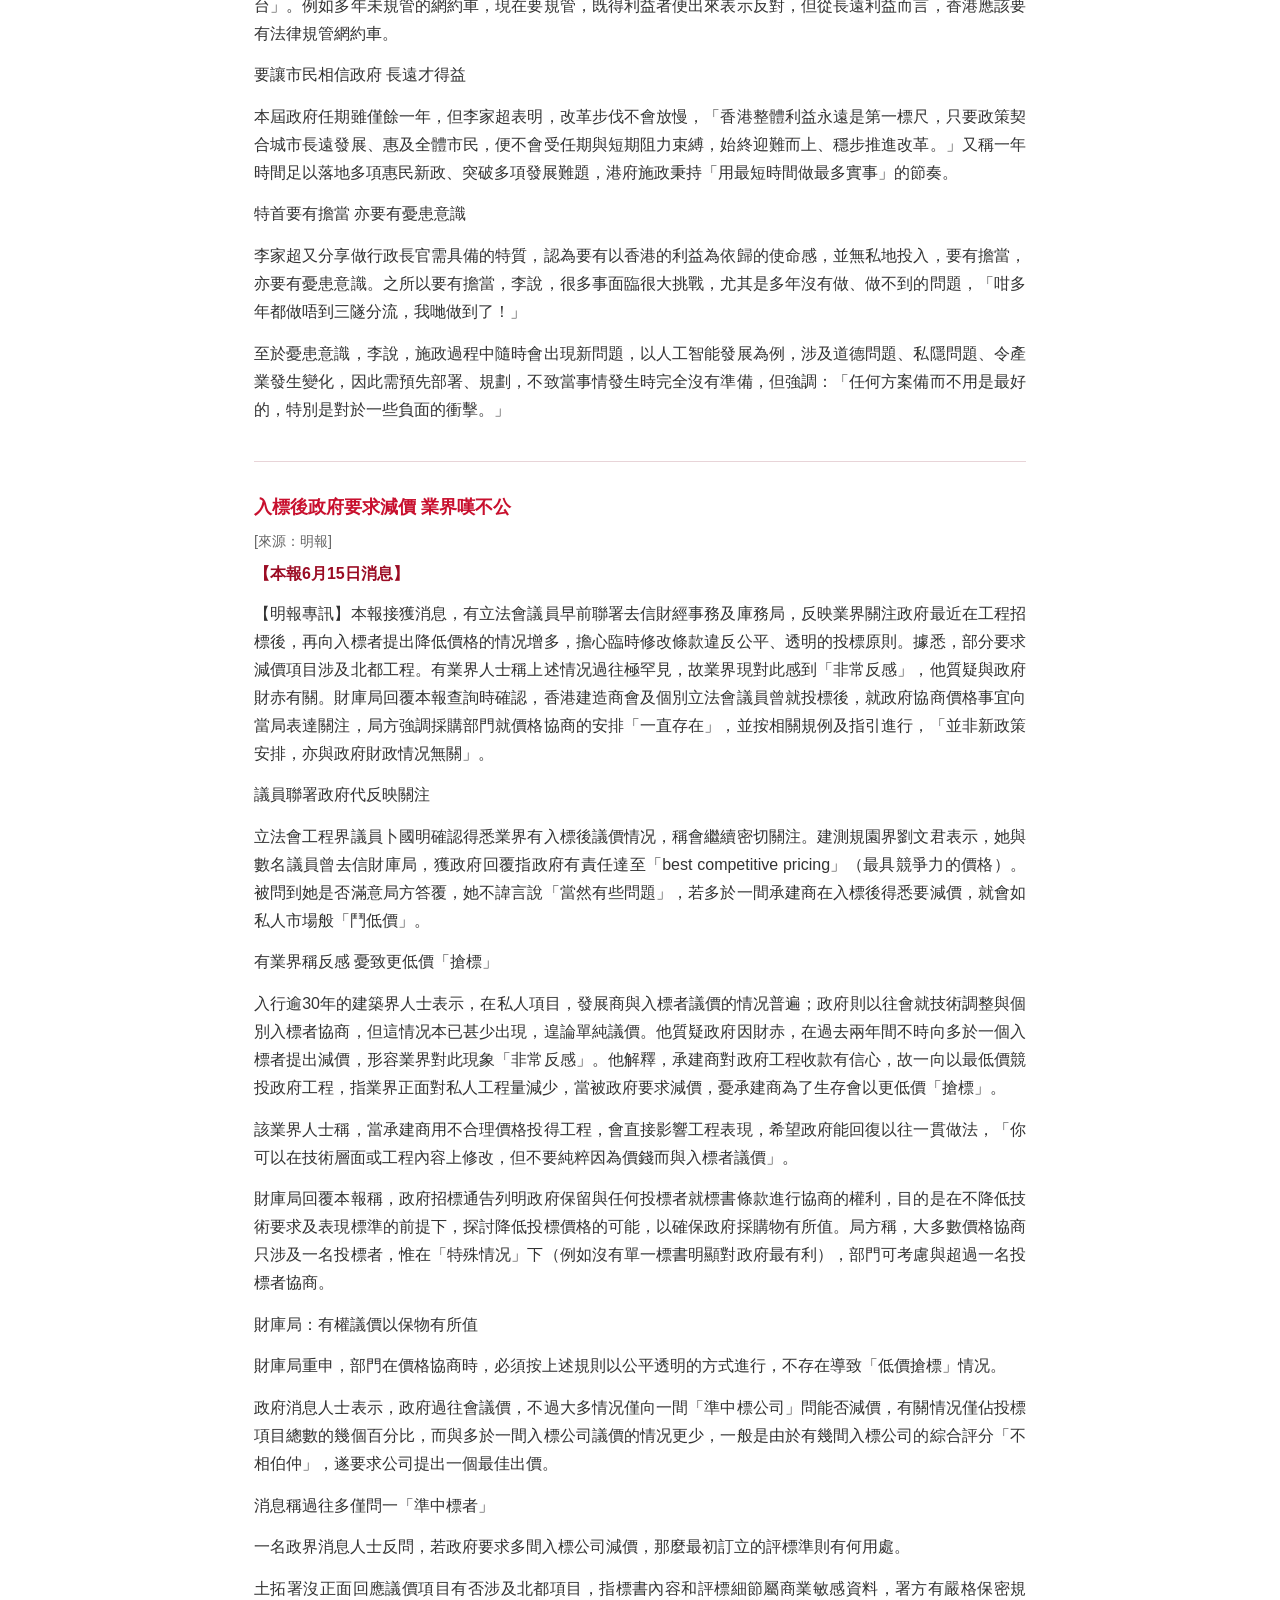
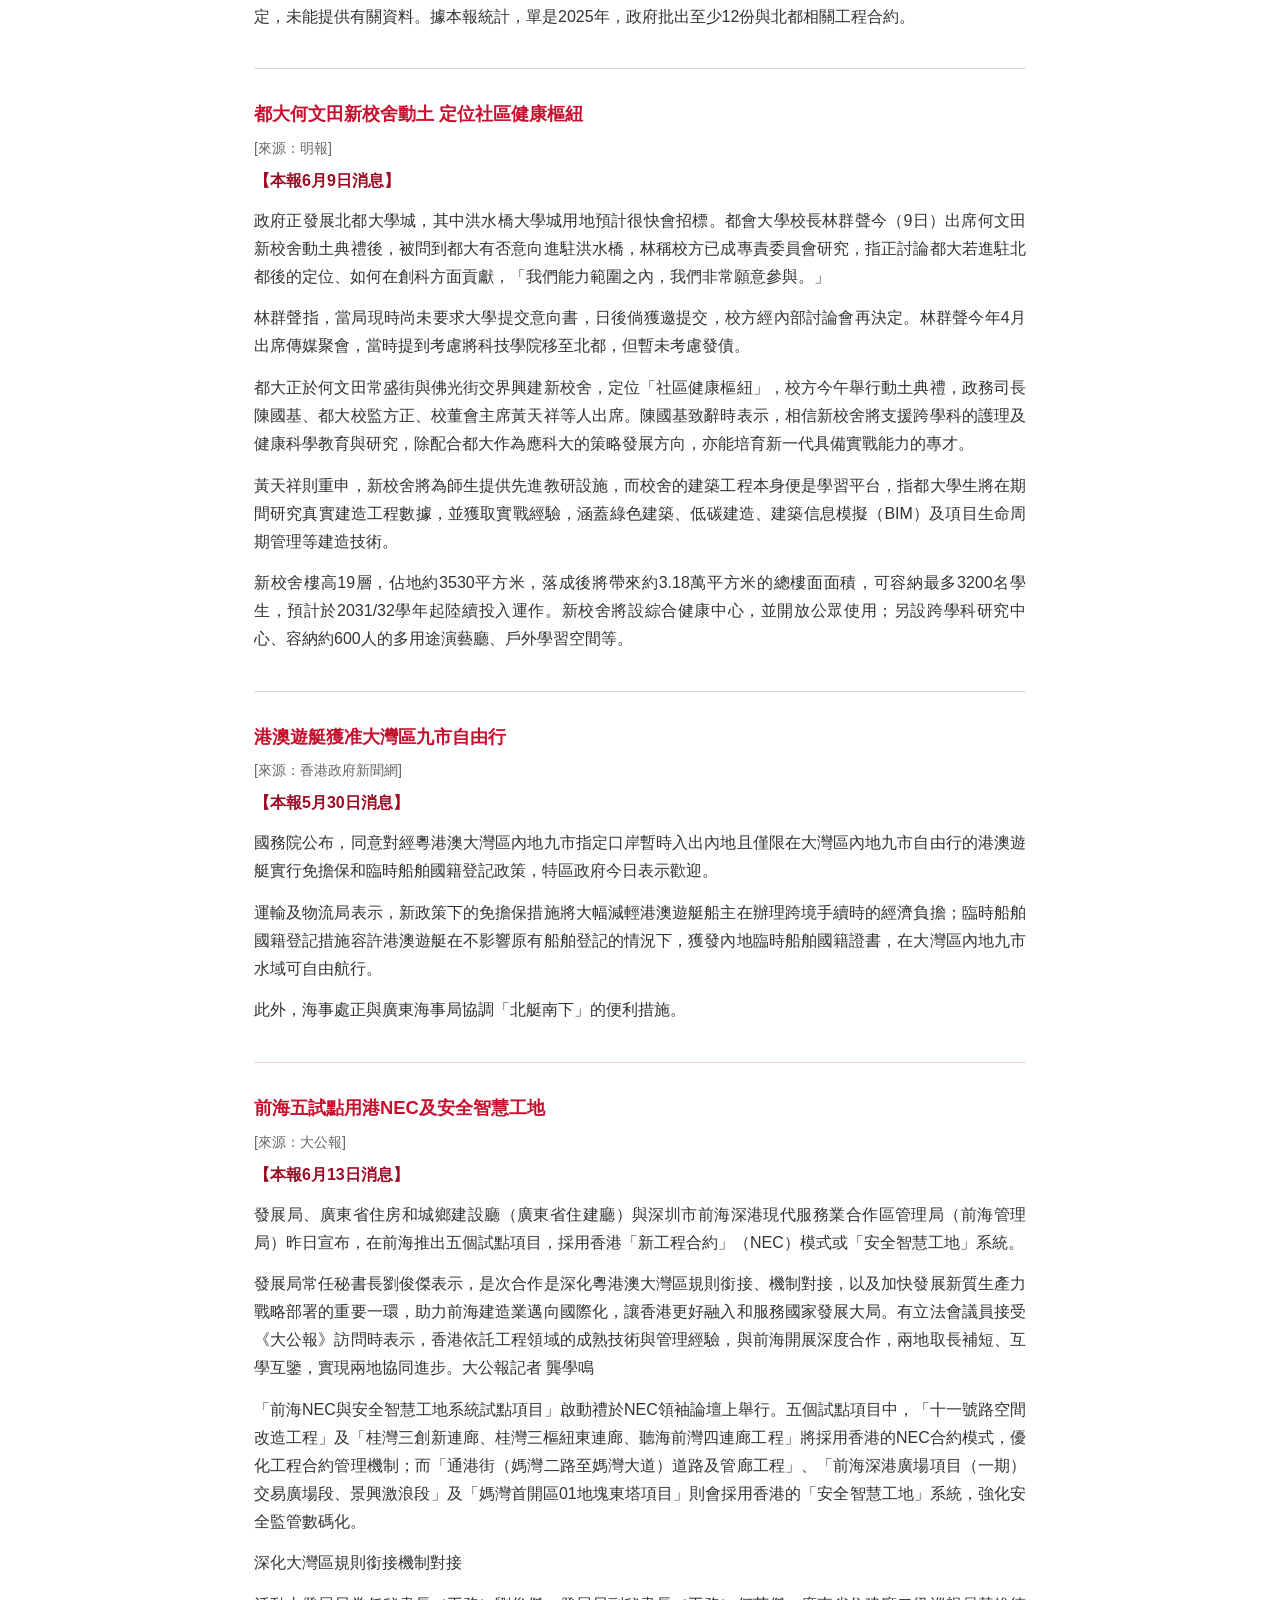
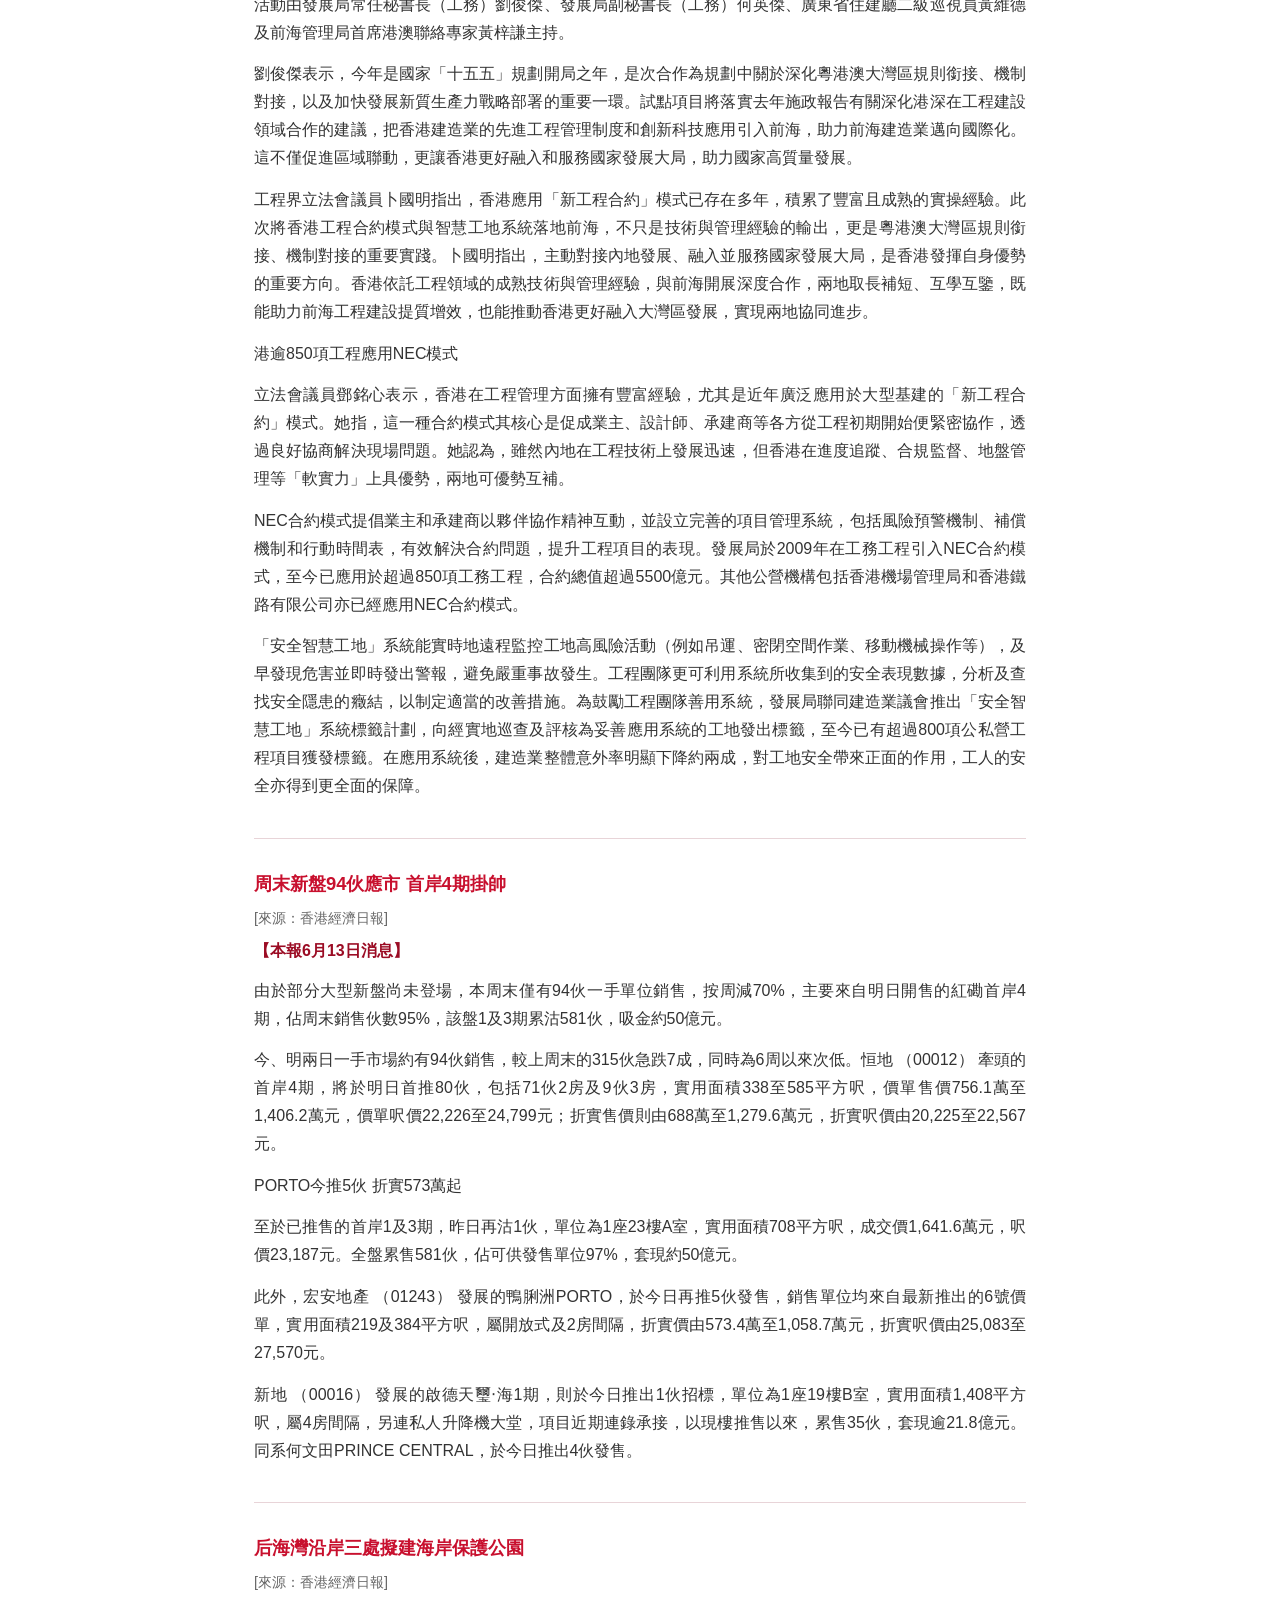
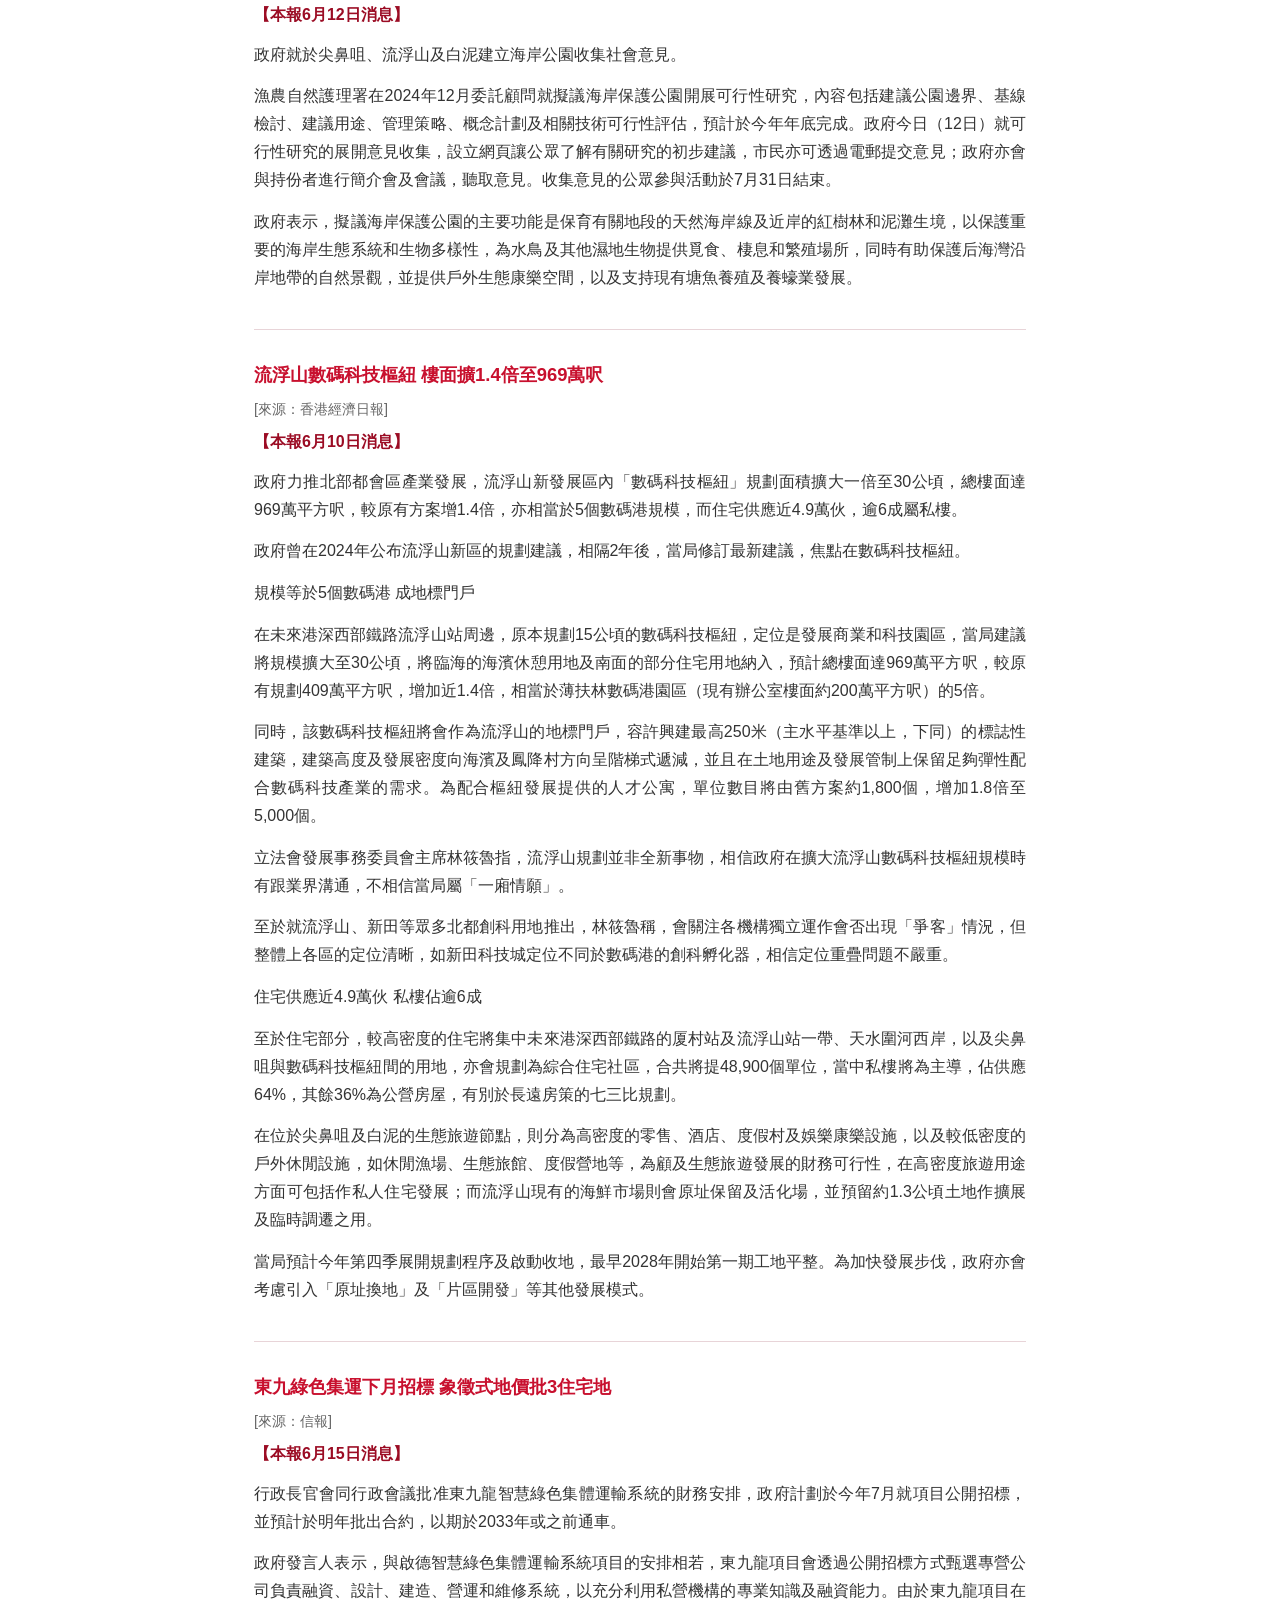
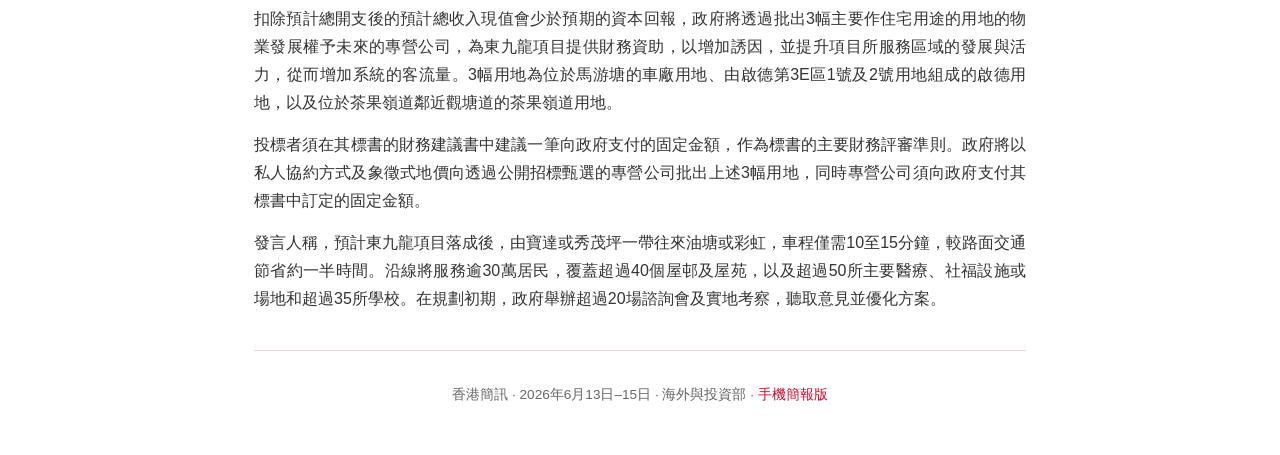
<file: docs/brief/2026-06-13_2026-06-15.html>
<!DOCTYPE html>
<html lang="zh-Hant">
<head>
<meta charset="UTF-8">
<meta name="viewport" content="width=device-width, initial-scale=1">
<title>香港簡訊 2026年6月13日–15日</title>
<style>
    :root {
      --red: #c8102e;
      --red-dark: #9b0c24;
      --text: #333;
      --muted: #666;
      --border: #e8d4d8;
      --bg: #ffffff;
    }
    * { box-sizing: border-box; }
    body {
      margin: 0;
      font-family: "Microsoft YaHei", "PingFang TC", "Noto Sans TC", sans-serif;
      background: var(--bg);
      color: var(--text);
      line-height: 1.75;
    }
    .wrap { max-width: 820px; margin: 0 auto; padding: 2rem 1.5rem 3rem; }
    header {
      text-align: center;
      border-bottom: 3px solid var(--red);
      padding-bottom: 1.25rem;
      margin-bottom: 2rem;
    }
    header h1 {
      margin: 0 0 0.5rem;
      color: var(--red);
      font-size: 2rem;
      letter-spacing: 0.15em;
    }
    header .date { color: var(--muted); margin: 0.25rem 0; }
    header .dept { font-weight: 600; margin-top: 0.5rem; }
    h2 {
      color: var(--red);
      font-size: 1.25rem;
      border-left: 4px solid var(--red);
      padding-left: 0.6rem;
      margin: 2rem 0 1rem;
    }
    h3.section-label {
      color: var(--red-dark);
      font-size: 1rem;
      margin: 1.25rem 0 0.5rem;
    }
    .toc-item {
      margin-bottom: 0.85rem;
      padding-bottom: 0.65rem;
      border-bottom: 1px solid var(--border);
    }
    .toc-item a {
      color: var(--text);
      font-weight: 600;
      text-decoration: none;
    }
    .toc-item a:hover { color: var(--red); text-decoration: underline; }
    .toc-item .summary {
      color: var(--muted);
      font-size: 0.92rem;
      margin-top: 0.25rem;
    }
    article {
      margin-bottom: 2rem;
      padding-bottom: 1.5rem;
      border-bottom: 1px solid var(--border);
    }
    article h3 {
      color: var(--red);
      font-size: 1.15rem;
      margin: 0 0 0.5rem;
      line-height: 1.45;
    }
    article .source { color: var(--muted); font-size: 0.9rem; margin-bottom: 0.35rem; }
    article .dateline {
      color: var(--red-dark);
      font-weight: 600;
      margin-bottom: 0.75rem;
    }
    article p { margin: 0 0 0.85rem; text-align: justify; }
    article p.caption {
      color: var(--muted);
      font-size: 0.92rem;
      font-style: italic;
      margin-top: -0.35rem;
    }
    article .inline-figure { margin: 0.75rem 0; }
    article .inline-figure img {
      max-width: 100%;
      height: auto;
      display: block;
      border: 1px solid var(--border);
    }
    footer {
      text-align: center;
      color: var(--muted);
      font-size: 0.85rem;
      margin-top: 2rem;
    }
    footer a { color: var(--red); text-decoration: none; }
    footer a:hover { text-decoration: underline; }
</style>
</head>
<body>
<div class="wrap">
<header>
<h1>香港簡訊</h1>
<p class="date">2026年6月13日–15日</p>
<p class="dept">海外與投資部 編制</p>
</header>
<h2 id="toc">目 錄</h2>
<h3 class="section-label">【金融與經濟】</h3>
<div class="toc-item">
<a href="#news-001">港擴大基金家辦稅惠 力吸專才</a><div class="summary">【香港為吸引基金、家族辦公室業界和人才到港，多年來研究推出稅務優惠，政府周五（12日）正式刊憲相關稅制條例修訂，並釐清多項稅務優惠內容，合資格基金類別由原本的私募基金，大幅擴闊至其他基金類別，包括對沖基金、私募信貸基金和數字資產基金等，其表…】</div>
</div>
<div class="toc-item">
<a href="#news-002">駐港基金經理 變相即時加薪</a><div class="summary">【特區政府修訂基金稅務優惠的草案，月底提交立法會首讀，應計收入（accrued）生效日期則為2025年4月1日，意味着去年的基金表現費有機會獲豁免，綜合業界意見，政府已經研究一段長時間，如無特別重大事件，理應可在短期內正式啟動和生效，原本駐…】</div>
</div>
<div class="toc-item">
<a href="#news-004">李家超：五年規劃「跨屆」 不受任期束縛</a><div class="summary">【本港首份五年規劃料可提早至第三季尾出台，特首李家超指編製進度比想像中好，形容此為「跨屆」政策，而施政報告將圍繞五年規劃制定。李又稱，施政不受任期束縛，改革步伐不會放慢。】</div>
</div>
<div class="toc-item">
<a href="#news-007">港澳遊艇獲准大灣區九市自由行</a><div class="summary">【國務院公布，同意對經粵港澳大灣區內地九市指定口岸暫時入出內地且僅限在大灣區內地九市自由行的港澳遊艇實行免擔保和臨時船舶國籍登記政策，特區政府今日表示歡迎。】</div>
</div>
<h3 class="section-label">【建築與地產】</h3>
<div class="toc-item">
<a href="#news-008">前海五試點用港NEC及安全智慧工地</a><div class="summary">【發展局、廣東省住房和城鄉建設廳（廣東省住建廳）與深圳市前海深港現代服務業合作區管理局（前海管理局）昨日宣布，在前海推出五個試點項目，採用香港「新工程合約」（NEC）模式或「安全智慧工地」系統。】</div>
</div>
<div class="toc-item">
<a href="#news-009">周末新盤94伙應市 首岸4期掛帥</a><div class="summary">【由於部分大型新盤尚未登場，本周末僅有94伙一手單位銷售，按周減70%，主要來自明日開售的紅磡首岸4期，佔周末銷售伙數95%，該盤1及3期累沽581伙，吸金約50億元。】</div>
</div>
<div class="toc-item">
<a href="#news-012">東九綠色集運下月招標 象徵式地價批3住宅地</a><div class="summary">【行政長官會同行政會議批准東九龍智慧綠色集體運輸系統的財務安排，政府計劃於今年7月就項目公開招標，並預計於明年批出合約，以期於2033年或之前通車。】</div>
</div>
<h3 class="section-label">【北都專題】</h3>
<div class="toc-item">
<a href="#news-005">入標後政府要求減價 業界嘆不公</a><div class="summary">【本報接獲消息，有立法會議員早前聯署去信財經事務及庫務局，反映業界關注政府最近在工程招標後，再向入標者提出降低價格的情况增多，擔心臨時修改條款違反公平、透明的投標原則。據悉，部分要求減價項目涉及北都工程。有業界人士稱上述情况過往極罕見，故業…】</div>
</div>
<div class="toc-item">
<a href="#news-006">都大何文田新校舍動土 定位社區健康樞紐</a><div class="summary">【政府正發展北都大學城，其中洪水橋大學城用地預計很快會招標。都會大學校長林群聲今（9日）出席何文田新校舍動土典禮後，被問到都大有否意向進駐洪水橋，林稱校方已成專責委員會研究，指正討論都大若進駐北都後的定位、如何在創科方面貢獻，「我們能力範圍…】</div>
</div>
<div class="toc-item">
<a href="#news-010">后海灣沿岸三處擬建海岸保護公園</a><div class="summary">【政府就於尖鼻咀、流浮山及白泥建立海岸公園收集社會意見。】</div>
</div>
<div class="toc-item">
<a href="#news-011">流浮山數碼科技樞紐 樓面擴1.4倍至969萬呎</a><div class="summary">【政府力推北部都會區產業發展，流浮山新發展區內「數碼科技樞紐」規劃面積擴大一倍至30公頃，總樓面達969萬平方呎，較原有方案增1.4倍，亦相當於5個數碼港規模，而住宅供應近4.9萬伙，逾6成屬私樓。】</div>
</div>
<h2 id="body">正 文</h2>
<article id="news-001">
<h3>港擴大基金家辦稅惠 力吸專才</h3>
<p class="source">[來源：信報]</p>
<p class="dateline">【本報6月13日消息】</p>
<p>香港為吸引基金、家族辦公室業界和人才到港，多年來研究推出稅務優惠，政府周五（12日）正式刊憲相關稅制條例修訂，並釐清多項稅務優惠內容，合資格基金類別由原本的私募基金，大幅擴闊至其他基金類別，包括對沖基金、私募信貸基金和數字資產基金等，其表現費利得稅將獲豁免，而負責管理兼分成利潤的基金經理，其附帶權益和表現費亦免交薪俸稅。</p>
<p>修例周五刊憲 6．24立會首讀</p>
<p>政府周五憲報刊登《2026年稅務（修訂）（關於基金、家族投資控權工具及附帶權益的優惠稅制）條例草案》，本月24日提交立法會進行首讀，應計收入（accrued）生效日期暫定為2025年4月1日，綜合業界解讀，相關措施將令在港營運基金更具競爭力，稅務優惠可說是亞太區內最吸引，未來勢可吸引更多家辦和基金來港。</p>
<p>根據政府新聞稿，修訂包括五大範疇，當中，擴大「基金」的定義，和擴大合資格投資種類，綜合而言，即過往只有私募基金可免稅，未來對沖基金、私募信貸基金和數字資產基金等都可受惠，而附帶權益稅制優化，亦因為上述定義、投資種類擴闊，意味着直接持有對沖基金、數字資產基金權益人士，其附帶權益和表現費可獲免稅。</p>
<p>家族辦公室為香港另一發展重點，港府宣布放寬特定目的實體及家族特定目的實體（SPE）的免稅待遇，即家辦符合反避稅條例後，其持有的SPE權重多少，免稅權益都提升至100%。</p>
<p>羅兵咸永道金融服務稅務合夥人陳佩詩表示，香港對基金和家辦的稅制變得更明確，較其他金融中心清晰，有助配合政府發展財富、資產管理中心的政策，該公司不少對沖基金客戶，都一直等待香港推出稅務優惠仔細內容，今次公布有助吸引業界人才到港。她又提到，港府同樣銳意發展數字資產中心，新措施令相關基金亦獲稅務優惠，可見政策方向的一致性。</p>
<p>基金表現費免稅 亞太最吸引</p>
<p>德勤中國稅務與商務諮詢香港辦公室主管合夥人劉明揚說，稅務優惠優化後，更多基金和業界人士可受惠，一般而言，對沖基金會收例如2%管理費和20%表現費，現時香港的表現費免稅，對具規模的基金公司會有龐大吸引力，他補充，優化後的香港基金稅制，可說是亞太區內最吸引。</p>
<p>他續稱，海外多種基金類型發展相當迅速，當中包括私募信貸基金，現時引入稅務優惠能吸引更多國際重量級基金到港，並令本港的資產管理業務變得多元化，鞏固國際金融中心地位。</p>
<p>安邁顧問（Alvarez &amp; Marsal，A&amp;M）董事總經理James Badenach指出，政府就優化相關稅制已經深入研究3至4年時間，加上和業界溝通、交流，推出的措施無論對基金抑或業界人才到港，都能提供重大誘因，回顧2021年，香港率先豁免私募基金經理的附帶權益薪俸稅項，至今擴闊至更多基金類別，配合成熟的資本市場和國際金融中心地位，對推動本港基金業發展邁出重要一步（significant step）。</p>
<p>有利周邊行業專家滙聚香江</p>
<p>除吸引基金和業界人士到港，日後生態圈亦大有可為。陳佩詩認為，措施可吸引海外基金業人才來港，周邊行業如核數、稅務專家及律師等會隨行業發展到港，意味更多專業人士被納入港稅制，對商界以至政府收益都有幫助。</p>
</article>
<article id="news-002">
<h3>駐港基金經理 變相即時加薪</h3>
<p class="source">[來源：信報]</p>
<p class="dateline">【本報6月13日消息】</p>
<p>特區政府修訂基金稅務優惠的草案，月底提交立法會首讀，應計收入（accrued）生效日期則為2025年4月1日，意味着去年的基金表現費有機會獲豁免，綜合業界意見，政府已經研究一段長時間，如無特別重大事件，理應可在短期內正式啟動和生效，原本駐港的基金經理可望變相加薪。</p>
<p>生效期追溯至去年4月</p>
<p>安邁顧問（Alvarez &amp; Marsal，A&amp;M）董事總經理James Badenach指出，措施經過長時間仔細研究，如果市場沒有重大反對，較大機會直接修訂成為新法例。</p>
<p>德勤中國稅務與商務諮詢香港辦公室主管合夥人劉明揚表示，新被納入的基金經理固然可以享受稅務優惠，「可算是即時加薪」，但更重要是政策一視同仁，令更多從業員可以分享市場發展成果，有助日後吸引海外人才到港。由於報稅季節近尾聲，劉明揚說，合資格業界人士即使已報稅，日後亦可申請退稅，而未報稅的基金經理則可尋找專業意見，再提交2025/2026年報稅表。</p>
</article>
<article id="news-003">
<h3>內地5月新增貸款5200億 遜市場預期</h3>
<p class="source">[來源：香港經濟日報]</p>
<p class="dateline">【本報6月13日消息】</p>
<p>人民銀行公布，今年首5個月新增貸款9.11萬億元（人民幣，下同）。路透社據此測算，單計5月人民幣新增貸款5,200億元，低於路透調查中值的5,500億元。</p>
<p>官媒：非意味金融支持力度減</p>
<p>分部門看，首5個月住戶貸款減少6,314億元，其中，短期貸款減少6,942億元，中長期貸款增加628億元；企業單位貸款增加9.63萬億元，其中，短期貸款增加3.77萬億元，中長期貸款增加4.99萬億元，票據融資增加6,999億元；非銀行業金融機構貸款減少2,797億元。</p>
<p>5月底，人民幣貸款餘額281.02萬億元，按年增長5.5%。</p>
<p>人行主管的《金融時報》發文稱，對於5月底人民幣貸款按年增速放緩至5.5%，業內認為，要準確把握貨幣信貸供需規律和新特點，要客觀理性看待貸款增速放緩。應當看到，貸款增速放緩並不意味着金融支持力度走弱，而是多重因素共同作用下的正常趨勢，背後折射出經濟結構、融資體系的全方位變革。</p>
<p>人幣存款餘額 按年增長8.7%</p>
<p>另外，5月底，廣義貨幣（M2）餘額353.67萬億元，按年增長8.6%。狹義貨幣（M1）餘額114.89萬億元，按年增長5.5%。流通中貨幣（M0）餘額14.69萬億元，按年增長11.9%。</p>
<p>首5個月人民幣存款增加15.77萬億元。月末人民幣存款餘額344.45萬億元，按年增長8.7%。</p>
<p>首5個月社會融資規模增量累計17.48萬億元，比上年同期少1.16萬億元。據此計算，5月社融規模增量為2.03萬億元，略高於18,700億元的路透調查中值，但仍較上年同期少2,600億元。</p>
<p>專家指出，今年前5個月，社融規模與M2增速保持平穩增長，社會融資條件繼續保持在相對寬鬆狀態，金融支持實體經濟力度保持穩固。5月M1與M2「剪刀差」相對應收窄，意味着過去一段時間企業生產經營更趨活躍。</p>
</article>
<article id="news-004">
<h3>李家超：五年規劃「跨屆」 不受任期束縛</h3>
<p class="source">[來源：香港經濟日報]</p>
<p class="dateline">【本報6月13日消息】</p>
<p>本港首份五年規劃料可提早至第三季尾出台，特首李家超指編製進度比想像中好，形容此為「跨屆」政策，而施政報告將圍繞五年規劃制定。李又稱，施政不受任期束縛，改革步伐不會放慢。</p>
<p>編製進度良好 料第3季尾出台</p>
<p>李家超接受本地媒體訪問時提到，編製五年規劃，原本最大挑戰是前期工作，指內地城市有多年經驗，仍需年半至兩年才完成，本港雖無經驗，但目前編製進度比想像中好，又說有充分調研內地不同城市的經驗。他總結過往4年施政經驗，指五年規劃至關重要，以往港府就各項發展推出各種藍圖，但時間節點不一，配合未盡完善，現在以五年規劃為共同時間表，步伐一致，便能相輔相成。</p>
<p>加快發展北部都會區，已被納入國家十五五規劃。李家超表示，施政是以香港利益為依歸，有時政府要從宏觀和大局出發，某個發展環節，某些市民未有受惠，要長遠才能得益，政府要讓市民相信政府的判斷，是符合香港長遠以及整體利益。</p>
<p>他續指，整體利益未必所有人能即時看見，亦可能將資源再分配需要打破利益藩籬，既得利益者可能出來「拆台」。例如多年未規管的網約車，現在要規管，既得利益者便出來表示反對，但從長遠利益而言，香港應該要有法律規管網約車。</p>
<p>要讓市民相信政府 長遠才得益</p>
<p>本屆政府任期雖僅餘一年，但李家超表明，改革步伐不會放慢，「香港整體利益永遠是第一標尺，只要政策契合城市長遠發展、惠及全體市民，便不會受任期與短期阻力束縛，始終迎難而上、穩步推進改革。」又稱一年時間足以落地多項惠民新政、突破多項發展難題，港府施政秉持「用最短時間做最多實事」的節奏。</p>
<p>特首要有擔當 亦要有憂患意識</p>
<p>李家超又分享做行政長官需具備的特質，認為要有以香港的利益為依歸的使命感，並無私地投入，要有擔當，亦要有憂患意識。之所以要有擔當，李說，很多事面臨很大挑戰，尤其是多年沒有做、做不到的問題，「咁多年都做唔到三隧分流，我哋做到了！」</p>
<p>至於憂患意識，李說，施政過程中隨時會出現新問題，以人工智能發展為例，涉及道德問題、私隱問題、令產業發生變化，因此需預先部署、規劃，不致當事情發生時完全沒有準備，但強調：「任何方案備而不用是最好的，特別是對於一些負面的衝擊。」</p>
</article>
<article id="news-005">
<h3>入標後政府要求減價 業界嘆不公</h3>
<p class="source">[來源：明報]</p>
<p class="dateline">【本報6月15日消息】</p>
<p>【明報專訊】本報接獲消息，有立法會議員早前聯署去信財經事務及庫務局，反映業界關注政府最近在工程招標後，再向入標者提出降低價格的情况增多，擔心臨時修改條款違反公平、透明的投標原則。據悉，部分要求減價項目涉及北都工程。有業界人士稱上述情况過往極罕見，故業界現對此感到「非常反感」，他質疑與政府財赤有關。財庫局回覆本報查詢時確認，香港建造商會及個別立法會議員曾就投標後，就政府協商價格事宜向當局表達關注，局方強調採購部門就價格協商的安排「一直存在」，並按相關規例及指引進行，「並非新政策安排，亦與政府財政情况無關」。</p>
<p>議員聯署政府代反映關注</p>
<p>立法會工程界議員卜國明確認得悉業界有入標後議價情况，稱會繼續密切關注。建測規園界劉文君表示，她與數名議員曾去信財庫局，獲政府回覆指政府有責任達至「best competitive pricing」（最具競爭力的價格）。被問到她是否滿意局方答覆，她不諱言說「當然有些問題」，若多於一間承建商在入標後得悉要減價，就會如私人市場般「鬥低價」。</p>
<p>有業界稱反感 憂致更低價「搶標」</p>
<p>入行逾30年的建築界人士表示，在私人項目，發展商與入標者議價的情况普遍；政府則以往會就技術調整與個別入標者協商，但這情况本已甚少出現，遑論單純議價。他質疑政府因財赤，在過去兩年間不時向多於一個入標者提出減價，形容業界對此現象「非常反感」。他解釋，承建商對政府工程收款有信心，故一向以最低價競投政府工程，指業界正面對私人工程量減少，當被政府要求減價，憂承建商為了生存會以更低價「搶標」。</p>
<p>該業界人士稱，當承建商用不合理價格投得工程，會直接影響工程表現，希望政府能回復以往一貫做法，「你可以在技術層面或工程內容上修改，但不要純粹因為價錢而與入標者議價」。</p>
<p>財庫局回覆本報稱，政府招標通告列明政府保留與任何投標者就標書條款進行協商的權利，目的是在不降低技術要求及表現標準的前提下，探討降低投標價格的可能，以確保政府採購物有所值。局方稱，大多數價格協商只涉及一名投標者，惟在「特殊情况」下（例如沒有單一標書明顯對政府最有利），部門可考慮與超過一名投標者協商。</p>
<p>財庫局：有權議價以保物有所值</p>
<p>財庫局重申，部門在價格協商時，必須按上述規則以公平透明的方式進行，不存在導致「低價搶標」情况。</p>
<p>政府消息人士表示，政府過往會議價，不過大多情况僅向一間「準中標公司」問能否減價，有關情况僅佔投標項目總數的幾個百分比，而與多於一間入標公司議價的情况更少，一般是由於有幾間入標公司的綜合評分「不相伯仲」，遂要求公司提出一個最佳出價。</p>
<p>消息稱過往多僅問一「準中標者」</p>
<p>一名政界消息人士反問，若政府要求多間入標公司減價，那麼最初訂立的評標準則有何用處。</p>
<p>土拓署沒正面回應議價項目有否涉及北都項目，指標書內容和評標細節屬商業敏感資料，署方有嚴格保密規定，未能提供有關資料。據本報統計，單是2025年，政府批出至少12份與北都相關工程合約。</p>
</article>
<article id="news-006">
<h3>都大何文田新校舍動土 定位社區健康樞紐</h3>
<p class="source">[來源：明報]</p>
<p class="dateline">【本報6月9日消息】</p>
<p>政府正發展北都大學城，其中洪水橋大學城用地預計很快會招標。都會大學校長林群聲今（9日）出席何文田新校舍動土典禮後，被問到都大有否意向進駐洪水橋，林稱校方已成專責委員會研究，指正討論都大若進駐北都後的定位、如何在創科方面貢獻，「我們能力範圍之內，我們非常願意參與。」</p>
<p>林群聲指，當局現時尚未要求大學提交意向書，日後倘獲邀提交，校方經內部討論會再決定。林群聲今年4月出席傳媒聚會，當時提到考慮將科技學院移至北都，但暫未考慮發債。</p>
<p>都大正於何文田常盛街與佛光街交界興建新校舍，定位「社區健康樞紐」，校方今午舉行動土典禮，政務司長陳國基、都大校監方正、校董會主席黃天祥等人出席。陳國基致辭時表示，相信新校舍將支援跨學科的護理及健康科學教育與研究，除配合都大作為應科大的策略發展方向，亦能培育新一代具備實戰能力的專才。</p>
<p>黃天祥則重申，新校舍將為師生提供先進教研設施，而校舍的建築工程本身便是學習平台，指都大學生將在期間研究真實建造工程數據，並獲取實戰經驗，涵蓋綠色建築、低碳建造、建築信息模擬（BIM）及項目生命周期管理等建造技術。</p>
<p>新校舍樓高19層，佔地約3530平方米，落成後將帶來約3.18萬平方米的總樓面面積，可容納最多3200名學生，預計於2031/32學年起陸續投入運作。新校舍將設綜合健康中心，並開放公眾使用；另設跨學科研究中心、容納約600人的多用途演藝廳、戶外學習空間等。</p>
</article>
<article id="news-007">
<h3>港澳遊艇獲准大灣區九市自由行</h3>
<p class="source">[來源：香港政府新聞網]</p>
<p class="dateline">【本報5月30日消息】</p>
<p>國務院公布，同意對經粵港澳大灣區內地九市指定口岸暫時入出內地且僅限在大灣區內地九市自由行的港澳遊艇實行免擔保和臨時船舶國籍登記政策，特區政府今日表示歡迎。</p>
<p>運輸及物流局表示，新政策下的免擔保措施將大幅減輕港澳遊艇船主在辦理跨境手續時的經濟負擔；臨時船舶國籍登記措施容許港澳遊艇在不影響原有船舶登記的情況下，獲發內地臨時船舶國籍證書，在大灣區內地九市水域可自由航行。</p>
<p>此外，海事處正與廣東海事局協調「北艇南下」的便利措施。</p>
</article>
<article id="news-008">
<h3>前海五試點用港NEC及安全智慧工地</h3>
<p class="source">[來源：大公報]</p>
<p class="dateline">【本報6月13日消息】</p>
<p>發展局、廣東省住房和城鄉建設廳（廣東省住建廳）與深圳市前海深港現代服務業合作區管理局（前海管理局）昨日宣布，在前海推出五個試點項目，採用香港「新工程合約」（NEC）模式或「安全智慧工地」系統。</p>
<p>發展局常任秘書長劉俊傑表示，是次合作是深化粵港澳大灣區規則銜接、機制對接，以及加快發展新質生產力戰略部署的重要一環，助力前海建造業邁向國際化，讓香港更好融入和服務國家發展大局。有立法會議員接受《大公報》訪問時表示，香港依託工程領域的成熟技術與管理經驗，與前海開展深度合作，兩地取長補短、互學互鑒，實現兩地協同進步。大公報記者 龔學鳴</p>
<p>「前海NEC與安全智慧工地系統試點項目」啟動禮於NEC領袖論壇上舉行。五個試點項目中，「十一號路空間改造工程」及「桂灣三創新連廊、桂灣三樞紐東連廊、聽海前灣四連廊工程」將採用香港的NEC合約模式，優化工程合約管理機制；而「通港街（媽灣二路至媽灣大道）道路及管廊工程」、「前海深港廣場項目（一期）交易廣場段、景興激浪段」及「媽灣首開區01地塊東塔項目」則會採用香港的「安全智慧工地」系統，強化安全監管數碼化。</p>
<p>深化大灣區規則銜接機制對接</p>
<p>活動由發展局常任秘書長（工務）劉俊傑、發展局副秘書長（工務）何英傑、廣東省住建廳二級巡視員黃維德及前海管理局首席港澳聯絡專家黃梓謙主持。</p>
<p>劉俊傑表示，今年是國家「十五五」規劃開局之年，是次合作為規劃中關於深化粵港澳大灣區規則銜接、機制對接，以及加快發展新質生產力戰略部署的重要一環。試點項目將落實去年施政報告有關深化港深在工程建設領域合作的建議，把香港建造業的先進工程管理制度和創新科技應用引入前海，助力前海建造業邁向國際化。這不僅促進區域聯動，更讓香港更好融入和服務國家發展大局，助力國家高質量發展。</p>
<p>工程界立法會議員卜國明指出，香港應用「新工程合約」模式已存在多年，積累了豐富且成熟的實操經驗。此次將香港工程合約模式與智慧工地系統落地前海，不只是技術與管理經驗的輸出，更是粵港澳大灣區規則銜接、機制對接的重要實踐。卜國明指出，主動對接內地發展、融入並服務國家發展大局，是香港發揮自身優勢的重要方向。香港依託工程領域的成熟技術與管理經驗，與前海開展深度合作，兩地取長補短、互學互鑒，既能助力前海工程建設提質增效，也能推動香港更好融入大灣區發展，實現兩地協同進步。</p>
<p>港逾850項工程應用NEC模式</p>
<p>立法會議員鄧銘心表示，香港在工程管理方面擁有豐富經驗，尤其是近年廣泛應用於大型基建的「新工程合約」模式。她指，這一種合約模式其核心是促成業主、設計師、承建商等各方從工程初期開始便緊密協作，透過良好協商解決現場問題。她認為，雖然內地在工程技術上發展迅速，但香港在進度追蹤、合規監督、地盤管理等「軟實力」上具優勢，兩地可優勢互補。</p>
<p>NEC合約模式提倡業主和承建商以夥伴協作精神互動，並設立完善的項目管理系統，包括風險預警機制、補償機制和行動時間表，有效解決合約問題，提升工程項目的表現。發展局於2009年在工務工程引入NEC合約模式，至今已應用於超過850項工務工程，合約總值超過5500億元。其他公營機構包括香港機場管理局和香港鐵路有限公司亦已經應用NEC合約模式。</p>
<p>「安全智慧工地」系統能實時地遠程監控工地高風險活動（例如吊運、密閉空間作業、移動機械操作等），及早發現危害並即時發出警報，避免嚴重事故發生。工程團隊更可利用系統所收集到的安全表現數據，分析及查找安全隱患的癥結，以制定適當的改善措施。為鼓勵工程團隊善用系統，發展局聯同建造業議會推出「安全智慧工地」系統標籤計劃，向經實地巡查及評核為妥善應用系統的工地發出標籤，至今已有超過800項公私營工程項目獲發標籤。在應用系統後，建造業整體意外率明顯下降約兩成，對工地安全帶來正面的作用，工人的安全亦得到更全面的保障。</p>
</article>
<article id="news-009">
<h3>周末新盤94伙應市 首岸4期掛帥</h3>
<p class="source">[來源：香港經濟日報]</p>
<p class="dateline">【本報6月13日消息】</p>
<p>由於部分大型新盤尚未登場，本周末僅有94伙一手單位銷售，按周減70%，主要來自明日開售的紅磡首岸4期，佔周末銷售伙數95%，該盤1及3期累沽581伙，吸金約50億元。</p>
<p>今、明兩日一手市場約有94伙銷售，較上周末的315伙急跌7成，同時為6周以來次低。恒地 （00012） 牽頭的首岸4期，將於明日首推80伙，包括71伙2房及9伙3房，實用面積338至585平方呎，價單售價756.1萬至1,406.2萬元，價單呎價22,226至24,799元；折實售價則由688萬至1,279.6萬元，折實呎價由20,225至22,567元。</p>
<p>PORTO今推5伙 折實573萬起</p>
<p>至於已推售的首岸1及3期，昨日再沽1伙，單位為1座23樓A室，實用面積708平方呎，成交價1,641.6萬元，呎價23,187元。全盤累售581伙，佔可供發售單位97%，套現約50億元。</p>
<p>此外，宏安地產 （01243） 發展的鴨脷洲PORTO，於今日再推5伙發售，銷售單位均來自最新推出的6號價單，實用面積219及384平方呎，屬開放式及2房間隔，折實價由573.4萬至1,058.7萬元，折實呎價由25,083至27,570元。</p>
<p>新地 （00016） 發展的啟德天璽‧海1期，則於今日推出1伙招標，單位為1座19樓B室，實用面積1,408平方呎，屬4房間隔，另連私人升降機大堂，項目近期連錄承接，以現樓推售以來，累售35伙，套現逾21.8億元。同系何文田PRINCE CENTRAL，於今日推出4伙發售。</p>
</article>
<article id="news-010">
<h3>后海灣沿岸三處擬建海岸保護公園</h3>
<p class="source">[來源：香港經濟日報]</p>
<p class="dateline">【本報6月12日消息】</p>
<p>政府就於尖鼻咀、流浮山及白泥建立海岸公園收集社會意見。</p>
<p>漁農自然護理署在2024年12月委託顧問就擬議海岸保護公園開展可行性研究，內容包括建議公園邊界、基線檢討、建議用途、管理策略、概念計劃及相關技術可行性評估，預計於今年年底完成。政府今日（12日）就可行性研究的展開意見收集，設立網頁讓公眾了解有關研究的初步建議，市民亦可透過電郵提交意見；政府亦會與持份者進行簡介會及會議，聽取意見。收集意見的公眾參與活動於7月31日結束。</p>
<p>政府表示，擬議海岸保護公園的主要功能是保育有關地段的天然海岸線及近岸的紅樹林和泥灘生境，以保護重要的海岸生態系統和生物多樣性，為水鳥及其他濕地生物提供覓食、棲息和繁殖場所，同時有助保護后海灣沿岸地帶的自然景觀，並提供戶外生態康樂空間，以及支持現有塘魚養殖及養蠔業發展。</p>
</article>
<article id="news-011">
<h3>流浮山數碼科技樞紐 樓面擴1.4倍至969萬呎</h3>
<p class="source">[來源：香港經濟日報]</p>
<p class="dateline">【本報6月10日消息】</p>
<p>政府力推北部都會區產業發展，流浮山新發展區內「數碼科技樞紐」規劃面積擴大一倍至30公頃，總樓面達969萬平方呎，較原有方案增1.4倍，亦相當於5個數碼港規模，而住宅供應近4.9萬伙，逾6成屬私樓。</p>
<p>政府曾在2024年公布流浮山新區的規劃建議，相隔2年後，當局修訂最新建議，焦點在數碼科技樞紐。</p>
<p>規模等於5個數碼港 成地標門戶</p>
<p>在未來港深西部鐵路流浮山站周邊，原本規劃15公頃的數碼科技樞紐，定位是發展商業和科技園區，當局建議將規模擴大至30公頃，將臨海的海濱休憩用地及南面的部分住宅用地納入，預計總樓面達969萬平方呎，較原有規劃409萬平方呎，增加近1.4倍，相當於薄扶林數碼港園區（現有辦公室樓面約200萬平方呎）的5倍。</p>
<p>同時，該數碼科技樞紐將會作為流浮山的地標門戶，容許興建最高250米（主水平基準以上，下同）的標誌性建築，建築高度及發展密度向海濱及鳳降村方向呈階梯式遞減，並且在土地用途及發展管制上保留足夠彈性配合數碼科技產業的需求。為配合樞紐發展提供的人才公寓，單位數目將由舊方案約1,800個，增加1.8倍至5,000個。</p>
<p>立法會發展事務委員會主席林筱魯指，流浮山規劃並非全新事物，相信政府在擴大流浮山數碼科技樞紐規模時有跟業界溝通，不相信當局屬「一廂情願」。</p>
<p>至於就流浮山、新田等眾多北都創科用地推出，林筱魯稱，會關注各機構獨立運作會否出現「爭客」情況，但整體上各區的定位清晰，如新田科技城定位不同於數碼港的創科孵化器，相信定位重疊問題不嚴重。</p>
<p>住宅供應近4.9萬伙 私樓佔逾6成</p>
<p>至於住宅部分，較高密度的住宅將集中未來港深西部鐵路的厦村站及流浮山站一帶、天水圍河西岸，以及尖鼻咀與數碼科技樞紐間的用地，亦會規劃為綜合住宅社區，合共將提48,900個單位，當中私樓將為主導，佔供應64%，其餘36%為公營房屋，有別於長遠房策的七三比規劃。</p>
<p>在位於尖鼻咀及白泥的生態旅遊節點，則分為高密度的零售、酒店、度假村及娛樂康樂設施，以及較低密度的戶外休閒設施，如休閒漁場、生態旅館、度假營地等，為顧及生態旅遊發展的財務可行性，在高密度旅遊用途方面可包括作私人住宅發展；而流浮山現有的海鮮市場則會原址保留及活化場，並預留約1.3公頃土地作擴展及臨時調遷之用。</p>
<p>當局預計今年第四季展開規劃程序及啟動收地，最早2028年開始第一期工地平整。為加快發展步伐，政府亦會考慮引入「原址換地」及「片區開發」等其他發展模式。</p>
</article>
<article id="news-012">
<h3>東九綠色集運下月招標 象徵式地價批3住宅地</h3>
<p class="source">[來源：信報]</p>
<p class="dateline">【本報6月15日消息】</p>
<p>行政長官會同行政會議批准東九龍智慧綠色集體運輸系統的財務安排，政府計劃於今年7月就項目公開招標，並預計於明年批出合約，以期於2033年或之前通車。</p>
<p>政府發言人表示，與啟德智慧綠色集體運輸系統項目的安排相若，東九龍項目會透過公開招標方式甄選專營公司負責融資、設計、建造、營運和維修系統，以充分利用私營機構的專業知識及融資能力。由於東九龍項目在扣除預計總開支後的預計總收入現值會少於預期的資本回報，政府將透過批出3幅主要作住宅用途的用地的物業發展權予未來的專營公司，為東九龍項目提供財務資助，以增加誘因，並提升項目所服務區域的發展與活力，從而增加系統的客流量。3幅用地為位於馬游塘的車廠用地、由啟德第3E區1號及2號用地組成的啟德用地，以及位於茶果嶺道鄰近觀塘道的茶果嶺道用地。</p>
<p>投標者須在其標書的財務建議書中建議一筆向政府支付的固定金額，作為標書的主要財務評審準則。政府將以私人協約方式及象徵式地價向透過公開招標甄選的專營公司批出上述3幅用地，同時專營公司須向政府支付其標書中訂定的固定金額。</p>
<p>發言人稱，預計東九龍項目落成後，由寶達或秀茂坪一帶往來油塘或彩虹，車程僅需10至15分鐘，較路面交通節省約一半時間。沿線將服務逾30萬居民，覆蓋超過40個屋邨及屋苑，以及超過50所主要醫療、社福設施或場地和超過35所學校。在規劃初期，政府舉辦超過20場諮詢會及實地考察，聽取意見並優化方案。</p>
</article>
<footer>
香港簡訊 · 2026年6月13日–15日 · 海外與投資部
 · <a href="slides/index.html" style="color:var(--red)">手機簡報版</a>
</footer>
</div>
</body>
</html>
</file>
<file: docs/brief/slides/2026-06-17/assets/fonts.css>
/* html-ppt :: shared webfonts */
@import url('https://fonts.googleapis.com/css2?family=Inter:wght@200;300;400;500;600;700;800;900&display=swap');
@import url('https://fonts.googleapis.com/css2?family=Noto+Sans+SC:wght@200;300;400;500;600;700;900&display=swap');
@import url('https://fonts.googleapis.com/css2?family=Noto+Serif+SC:wght@300;400;600;700&display=swap');
@import url('https://fonts.googleapis.com/css2?family=JetBrains+Mono:wght@400;500;700&display=swap');
@import url('https://fonts.googleapis.com/css2?family=Playfair+Display:ital,wght@0,400;0,600;0,800;1,400&display=swap');
@import url('https://fonts.googleapis.com/css2?family=Space+Grotesk:wght@300;400;500;600;700&display=swap');
@import url('https://fonts.googleapis.com/css2?family=IBM+Plex+Mono:wght@300;400;500;700&display=swap');
@import url('https://fonts.googleapis.com/css2?family=Archivo+Black&display=swap');
</file>
<file: docs/brief/slides/2026-06-17/assets/base.css>
/* html-ppt :: base.css — reset + shared tokens + layout primitives */
/* Default tokens. Themes in assets/themes/*.css override the :root block. */
:root {
  --bg: #ffffff;
  --bg-soft: #f7f7f8;
  --surface: #ffffff;
  --surface-2: #f2f2f4;
  --border: rgba(0,0,0,.08);
  --border-strong: rgba(0,0,0,.16);
  --text-1: #111216;
  --text-2: #55596a;
  --text-3: #8a8f9e;
  --accent: #3b6cff;
  --accent-2: #7a5cff;
  --accent-3: #ff5c8a;
  --good: #1aaf6c;
  --warn: #f5a524;
  --bad:  #e0445a;
  --grad: linear-gradient(135deg,#3b6cff,#7a5cff 55%,#ff5c8a);
  --grad-soft: linear-gradient(135deg,#eef2ff,#f5ecff 55%,#ffeef5);
  --radius: 18px;
  --radius-sm: 12px;
  --radius-lg: 26px;
  --shadow: 0 10px 30px rgba(18,24,40,.08), 0 2px 6px rgba(18,24,40,.04);
  --shadow-lg: 0 24px 60px rgba(18,24,40,.14), 0 6px 16px rgba(18,24,40,.06);
  --font-sans: 'Inter','Noto Sans SC',-apple-system,BlinkMacSystemFont,Helvetica,Arial,sans-serif;
  --font-serif: 'Playfair Display','Noto Serif SC',Georgia,serif;
  --font-mono: 'JetBrains Mono','IBM Plex Mono',SFMono-Regular,Menlo,monospace;
  --font-display: var(--font-sans);
  --letter-tight: -.03em;
  --letter-normal: -.01em;
  --ease: cubic-bezier(.4,0,.2,1);
}

*,*::before,*::after{box-sizing:border-box}
html,body{margin:0;padding:0;background:var(--bg);color:var(--text-1);
  font-family:var(--font-sans);font-weight:400;line-height:1.6;
  -webkit-font-smoothing:antialiased;-moz-osx-font-smoothing:grayscale;
  letter-spacing:var(--letter-normal)}
img,svg,video{max-width:100%;display:block}
a{color:var(--accent);text-decoration:none}
a:hover{text-decoration:underline}
code,kbd,pre,samp{font-family:var(--font-mono)}

/* ================= SLIDE SYSTEM ================= */
.deck{position:relative;width:100vw;height:100vh;overflow:hidden;background:var(--bg)}
.slide{
  position:absolute;inset:0;
  display:flex;flex-direction:column;justify-content:center;
  padding:72px 96px;
  box-sizing:border-box;
  opacity:0;pointer-events:none;
  transition:opacity .5s var(--ease), transform .5s var(--ease);
  transform:translateX(30px);
  overflow:hidden;
}
.slide.is-active{opacity:1;pointer-events:auto;transform:translateX(0);z-index:2}
.slide.is-prev{transform:translateX(-30px)}

/* single-page standalone (used when a layout file is opened directly) */
body.single .slide{position:relative;width:100vw;height:100vh;opacity:1;transform:none;pointer-events:auto}

/* ================= TYPOGRAPHY ================= */
.eyebrow{font-size:13px;font-weight:500;letter-spacing:.16em;text-transform:uppercase;color:var(--text-3)}
.kicker{font-size:14px;font-weight:600;color:var(--accent);letter-spacing:.08em;text-transform:uppercase}
h1.title,.h1{font-family:var(--font-display);font-size:72px;line-height:1.05;font-weight:800;letter-spacing:var(--letter-tight);margin:0 0 18px;color:var(--text-1)}
h2.title,.h2{font-family:var(--font-display);font-size:54px;line-height:1.1;font-weight:700;letter-spacing:var(--letter-tight);margin:0 0 14px}
h3,.h3{font-size:32px;line-height:1.2;font-weight:600;letter-spacing:var(--letter-normal);margin:0 0 10px}
h4,.h4{font-size:22px;line-height:1.3;font-weight:600;margin:0 0 8px}
.lede{font-size:22px;line-height:1.55;color:var(--text-2);font-weight:300;max-width:62ch}
.dim{color:var(--text-2)}
.dim2{color:var(--text-3)}
.mono{font-family:var(--font-mono)}
.serif{font-family:var(--font-serif)}
.gradient-text{background:var(--grad);-webkit-background-clip:text;background-clip:text;-webkit-text-fill-color:transparent;color:transparent}

/* ================= LAYOUT PRIMITIVES ================= */
.stack>*+*{margin-top:14px}
.row{display:flex;gap:24px;align-items:center}
.row.wrap{flex-wrap:wrap}
.grid{display:grid;gap:24px}
.g2{grid-template-columns:repeat(2,1fr)}
.g3{grid-template-columns:repeat(3,1fr)}
.g4{grid-template-columns:repeat(4,1fr)}
.center{display:flex;align-items:center;justify-content:center;text-align:center}
.fill{flex:1}
.sp-t{padding-top:24px}.sp-b{padding-bottom:24px}
.mt-s{margin-top:8px}.mt-m{margin-top:18px}.mt-l{margin-top:32px}
.mb-s{margin-bottom:8px}.mb-m{margin-bottom:18px}.mb-l{margin-bottom:32px}

/* ================= CARDS ================= */
.card{background:var(--surface);border:1px solid var(--border);border-radius:var(--radius);
  padding:26px 28px;box-shadow:var(--shadow);position:relative;overflow:hidden}
.card-soft{background:var(--surface-2);border:1px solid var(--border)}
.card-outline{background:transparent;border:1.5px solid var(--border-strong);box-shadow:none}
.card-accent{background:var(--surface);border-top:3px solid var(--accent)}
.card-hover{transition:transform .3s var(--ease),box-shadow .3s var(--ease)}
.card-hover:hover{transform:translateY(-4px);box-shadow:var(--shadow-lg)}

.pill{display:inline-block;padding:4px 12px;border-radius:999px;font-size:12px;font-weight:500;
  background:var(--surface-2);color:var(--text-2);border:1px solid var(--border)}
.pill-accent{background:color-mix(in srgb,var(--accent) 12%,transparent);color:var(--accent);border-color:color-mix(in srgb,var(--accent) 28%,transparent)}

/* ================= BARS / DIVIDERS ================= */
.divider{height:1px;background:var(--border);width:100%}
.divider-accent{height:3px;width:72px;background:var(--accent);border-radius:2px}

/* ================= CHROME (header/footer/progress) ================= */
.deck-header{position:absolute;top:24px;left:40px;right:40px;display:flex;align-items:center;justify-content:space-between;
  font-size:12px;color:var(--text-3);letter-spacing:.12em;text-transform:uppercase;z-index:10;pointer-events:none}
.deck-footer{position:absolute;bottom:24px;left:40px;right:40px;display:flex;align-items:center;justify-content:space-between;
  font-size:12px;color:var(--text-3);z-index:10;pointer-events:none}
.slide-number::before{content:attr(data-current)}
.slide-number::after{content:" / " attr(data-total)}
.progress-bar{position:fixed;left:0;right:0;bottom:0;height:3px;background:transparent;z-index:20}
.progress-bar > span{display:block;height:100%;width:0;background:var(--accent);transition:width .3s var(--ease)}

/* ================= PRESENTER / OVERVIEW ================= */
.notes{display:none!important}
.notes-overlay{position:fixed;inset:auto 0 0 0;max-height:42vh;background:rgba(20,22,30,.95);color:#e8ebf4;
  padding:20px 32px;font-size:16px;line-height:1.6;border-top:1px solid rgba(255,255,255,.1);transform:translateY(100%);
  transition:transform .3s var(--ease);z-index:40;overflow:auto;font-family:var(--font-sans)}
.notes-overlay.open{transform:translateY(0)}
.overview{position:fixed;inset:0;background:rgba(10,12,18,.92);backdrop-filter:blur(12px);z-index:50;
  display:none;padding:40px;overflow:auto}
.overview.open{display:grid;grid-template-columns:repeat(4,1fr);gap:20px;align-content:start}
.overview .thumb{background:var(--surface);border:1px solid var(--border);border-radius:12px;
  aspect-ratio:16/9;overflow:hidden;cursor:pointer;position:relative;color:var(--text-1);padding:16px;
  font-size:11px;transition:transform .2s var(--ease)}
.overview .thumb:hover{transform:scale(1.04)}
.overview .thumb .n{position:absolute;top:8px;left:10px;font-weight:700;font-size:14px;color:var(--text-3)}
.overview .thumb .t{position:absolute;bottom:10px;left:14px;right:14px;font-weight:600;color:var(--text-1)}

/* ================= PRESENTER VIEW ================= */
/* Presenter view opens in a separate popup window (S key).
 * All presenter styles are self-contained in the popup HTML generated by runtime.js.
 * The audience window (this file) is NOT affected — it stays as normal deck view.
 * Only the .notes class below is needed to hide speaker notes from audience. */

/* ================= UTILITY ================= */
.hidden{display:none!important}
.nowrap{white-space:nowrap}
.tr{text-align:right}.tc{text-align:center}.tl{text-align:left}
.uppercase{text-transform:uppercase;letter-spacing:.12em}

/* ================= PRINT ================= */
@media print{
  .slide{position:relative;opacity:1!important;transform:none!important;page-break-after:always;height:100vh}
  .deck-header,.deck-footer,.progress-bar,.notes-overlay,.overview{display:none!important}
}
</file>
<file: docs/brief/slides/2026-06-17/b-consulting.css>
/* 香港簡訊 · B 咨詢版（McKinsey/BCG 雙字體 · 純白底） */
.tpl-b-consulting {
  --red: #c8102e;
  --red-dark: #9b0c24;
  --navy: #051c2c;
  --line: #e8e8ec;
  --line-strong: #d0d0d8;
  --text-1: #1a1a1f;
  --text-2: #5c5c66;
  --text-3: #8a8884;
  --bg: #ffffff;
  --font-sans: Inter, "Microsoft JhengHei", "PingFang TC", sans-serif;
  --font-serif: Fraunces, "PMingLiU", "Songti TC", serif;
  --accent: var(--red);
}

.tpl-b-consulting,
.tpl-b-consulting .deck {
  background: var(--bg);
}

.tpl-b-consulting .slide {
  background: var(--bg);
  color: var(--text-1);
  padding: 52px 72px 64px;
  justify-content: flex-start;
  font-family: var(--font-sans);
}

.tpl-b-consulting .slide-brand {
  position: absolute;
  top: 20px;
  left: 72px;
  right: 72px;
  display: flex;
  justify-content: space-between;
  align-items: center;
  z-index: 5;
  pointer-events: none;
}

.tpl-b-consulting .slide-brand img {
  height: 46px;
  width: auto;
}

.tpl-b-consulting .slide-brand .badge {
  font-size: 10px;
  letter-spacing: 0.18em;
  color: var(--navy);
  border: 1px solid var(--navy);
  padding: 6px 12px;
}

.tpl-b-consulting .pattern {
  position: absolute;
  inset: 0;
  pointer-events: none;
  opacity: 0.05;
  background-image:
    repeating-linear-gradient(0deg, transparent, transparent 39px, var(--navy) 39px, var(--navy) 40px),
    repeating-linear-gradient(90deg, transparent, transparent 39px, var(--navy) 39px, var(--navy) 40px);
  background-size: 40px 40px;
  mask-image: linear-gradient(160deg, black 0%, transparent 65%);
}

.tpl-b-consulting .cover-bar-left {
  position: absolute;
  top: 0;
  left: 0;
  width: 6px;
  height: 100%;
  background: var(--red);
}

/* Cover */
.tpl-b-consulting .slide-cover .cover-main {
  position: relative;
  margin-top: 88px;
  max-width: 58%;
  z-index: 2;
}

.tpl-b-consulting .slide-cover .cover-kicker {
  font-size: 12px;
  letter-spacing: 0.22em;
  color: var(--red);
  font-weight: 600;
  margin-bottom: 20px;
}

.tpl-b-consulting .slide-cover .h1 {
  font-family: var(--font-serif);
  font-size: 72px;
  font-weight: 700;
  color: var(--navy);
  line-height: 1.05;
  margin-bottom: 16px;
}

.tpl-b-consulting .slide-cover .lede {
  font-size: 22px;
  color: var(--text-2);
  margin-bottom: 28px;
}

.tpl-b-consulting .slide-cover .cover-action {
  font-family: var(--font-serif);
  font-size: 20px;
  font-weight: 500;
  color: var(--navy);
  border-left: 4px solid var(--red);
  padding-left: 20px;
  line-height: 1.5;
  max-width: 90%;
}

.tpl-b-consulting .cover-aside {
  position: absolute;
  right: 72px;
  top: 120px;
  width: 300px;
  border: 1px solid var(--line-strong);
  padding: 24px 22px;
  z-index: 2;
  background: #fff;
}

.tpl-b-consulting .cover-aside .label {
  font-size: 10px;
  letter-spacing: 0.14em;
  color: var(--text-2);
  text-transform: uppercase;
  margin-bottom: 14px;
}

.tpl-b-consulting .cover-aside .row {
  display: flex;
  justify-content: space-between;
  padding: 10px 0;
  border-bottom: 1px solid var(--line);
  font-size: 14px;
}

.tpl-b-consulting .cover-aside .row .val {
  font-weight: 600;
  color: var(--navy);
}

/* TOC */
.tpl-b-consulting .slide-toc .toc-top-bar {
  position: absolute;
  top: 0;
  left: 0;
  right: 0;
  height: 5px;
  background: linear-gradient(90deg, var(--red), var(--navy));
}

.tpl-b-consulting .slide-toc .toc-head {
  margin-top: 72px;
  padding-bottom: 18px;
  border-bottom: 2px solid var(--navy);
  margin-bottom: 20px;
}

.tpl-b-consulting .slide-toc .toc-action-title {
  font-family: var(--font-serif);
  font-size: 30px;
  font-weight: 600;
  color: var(--navy);
  line-height: 1.32;
  max-width: 95%;
}

.tpl-b-consulting .slide-toc .toc-action-title em {
  font-style: normal;
  color: var(--red);
}

.tpl-b-consulting .slide-toc-scroll {
  display: grid;
  grid-template-columns: repeat(3, 1fr);
  gap: 20px;
  max-height: calc(100% - 200px);
  overflow: hidden;
}

.tpl-b-consulting .toc-section {
  border: 1px solid var(--line-strong);
  padding: 14px 12px;
  background: #fff;
  overflow: hidden;
}

.tpl-b-consulting .toc-section h4 {
  font-size: 11px;
  letter-spacing: 0.06em;
  color: var(--red);
  margin: 0 0 4px;
}

.tpl-b-consulting .toc-section .count {
  font-size: 10px;
  color: var(--text-2);
  margin-bottom: 8px;
  padding-bottom: 8px;
  border-bottom: 1px solid var(--line);
}

.tpl-b-consulting .toc-section ul {
  list-style: none;
  margin: 0;
  padding: 0;
}

.tpl-b-consulting .toc-section li {
  font-size: 12.5px;
  line-height: 1.4;
  padding: 8px 10px 8px 14px;
  border-bottom: 1px solid var(--line);
  cursor: pointer;
  display: flex;
  flex-direction: row;
  flex-wrap: wrap;
  align-items: baseline;
  gap: 0 6px;
  position: relative;
  overflow: hidden;
  border-radius: 2px;
  transition:
    background 0.24s ease,
    transform 0.28s cubic-bezier(0.22, 1, 0.36, 1),
    box-shadow 0.24s ease;
}

.tpl-b-consulting .toc-section .toc-item-num {
  flex-shrink: 0;
  font-weight: 700;
  color: var(--red);
  font-size: 12px;
  min-width: 1.5em;
}

.tpl-b-consulting .toc-section .toc-item-title {
  flex: 1 1 0;
  min-width: 0;
}

.tpl-b-consulting .toc-section li::before {
  content: "";
  position: absolute;
  left: 0;
  top: 6px;
  bottom: 6px;
  width: 3px;
  background: var(--red);
  border-radius: 0 2px 2px 0;
  transform: scaleY(0);
  transform-origin: center top;
  transition: transform 0.32s cubic-bezier(0.22, 1, 0.36, 1);
}

.tpl-b-consulting .toc-section li:hover {
  background: rgba(5, 28, 44, 0.035);
}

.tpl-b-consulting .toc-section li.is-toc-active::before {
  transform: scaleY(1);
}

.tpl-b-consulting .toc-section li.is-toc-press {
  background: rgba(200, 16, 46, 0.07);
  transform: translateX(5px);
  box-shadow: inset 0 0 0 1px rgba(200, 16, 46, 0.12);
}

.tpl-b-consulting .toc-section li.is-toc-jump .toc-item-title {
  color: var(--red);
  transition: color 0.22s ease;
}

.tpl-b-consulting .toc-section .toc-ripple {
  position: absolute;
  border-radius: 50%;
  background: rgba(200, 16, 46, 0.2);
  transform: scale(0);
  opacity: 0.85;
  animation: toc-ripple-out 0.55s cubic-bezier(0.22, 1, 0.36, 1) forwards;
  pointer-events: none;
  z-index: 0;
}

@keyframes toc-ripple-out {
  to {
    transform: scale(3.2);
    opacity: 0;
  }
}

.tpl-b-consulting .toc-section .toc-item-title,
.tpl-b-consulting .toc-section .toc-item-lede {
  position: relative;
  z-index: 1;
}

.tpl-b-consulting .toc-section .toc-item-title {
  font-weight: 600;
  color: var(--navy);
  line-height: 1.35;
}

.tpl-b-consulting .toc-section .toc-item-lede {
  font-size: 10.5px;
  line-height: 1.5;
  color: var(--text-2);
  font-weight: 400;
  display: block;
  width: 100%;
  padding-left: 1.65em;
  box-sizing: border-box;
}

.tpl-b-consulting .toc-section li:last-child {
  border-bottom: none;
}

/* Section divider */
.tpl-b-consulting .slide-section .h1 {
  font-family: var(--font-serif);
  font-size: 64px;
  color: var(--navy);
  margin-top: 120px;
}

.tpl-b-consulting .slide-section .section-count {
  font-size: 18px;
  color: var(--text-2);
  margin-top: 12px;
}

/* Article — one news item per slide, scroll within body */
.tpl-b-consulting .slide-article {
  justify-content: flex-start;
  min-height: 0;
}

.tpl-b-consulting .slide-article .article-top {
  margin-top: 72px;
  padding-bottom: 12px;
  border-bottom: 1px solid var(--line);
  flex-shrink: 0;
}

.tpl-b-consulting .slide-article .kicker {
  font-size: 11px;
  letter-spacing: 0.12em;
  color: var(--red);
  font-weight: 600;
}

.tpl-b-consulting .slide-article .h2 {
  font-family: var(--font-serif);
  font-size: 34px;
  color: var(--navy);
  line-height: 1.2;
  margin: 8px 0;
}

.tpl-b-consulting .slide-article .article-meta {
  font-size: 13px;
  color: var(--text-2);
}

.tpl-b-consulting .slide-body {
  flex: 1 1 auto;
  min-height: 0;
  overflow-y: auto;
  overflow-x: hidden;
  -webkit-overflow-scrolling: touch;
  margin-top: 14px;
  padding-right: 8px;
  padding-bottom: 12px;
  font-size: 15px;
  line-height: 1.72;
  text-align: justify;
  max-height: calc(100vh - 220px);
}

.tpl-b-consulting .slide-scroll-fade {
  position: absolute;
  left: 72px;
  right: 72px;
  bottom: 52px;
  height: 48px;
  pointer-events: none;
  background: linear-gradient(to bottom, rgba(255, 255, 255, 0), rgba(255, 255, 255, 0.95));
  opacity: 0;
  transition: opacity 0.25s ease;
  z-index: 4;
}

.tpl-b-consulting .slide-article.is-scrollable .slide-scroll-fade {
  opacity: 1;
}

.tpl-b-consulting .slide-article.is-scrollable.is-scrolled-end .slide-scroll-fade {
  opacity: 0;
}

.tpl-b-consulting .scroll-hint {
  position: absolute;
  left: 50%;
  bottom: 58px;
  transform: translateX(-50%);
  z-index: 6;
  padding: 6px 14px;
  border-radius: 999px;
  font-size: 11px;
  letter-spacing: 0.04em;
  color: var(--navy);
  background: rgba(255, 255, 255, 0.92);
  border: 1px solid var(--line-strong);
  box-shadow: 0 4px 14px rgba(5, 28, 44, 0.08);
  pointer-events: none;
  white-space: nowrap;
  transition: opacity 0.25s ease, transform 0.25s ease;
  animation: scroll-hint-bob 2s ease-in-out infinite;
}

.tpl-b-consulting .scroll-hint.is-hidden {
  opacity: 0;
  transform: translateX(-50%) translateY(6px);
  animation: none;
}

@keyframes scroll-hint-bob {
  0%, 100% { transform: translateX(-50%) translateY(0); }
  50% { transform: translateX(-50%) translateY(3px); }
}

/* 品牌紅色滾動條 */
.tpl-b-consulting .slide-body,
.tpl-b-consulting .slide-toc-scroll {
  scrollbar-width: thin;
  scrollbar-color: #c8102e rgba(5, 28, 44, 0.08);
}

.tpl-b-consulting .slide-body::-webkit-scrollbar,
.tpl-b-consulting .slide-toc-scroll::-webkit-scrollbar {
  width: 9px;
}

.tpl-b-consulting .slide-body::-webkit-scrollbar-track,
.tpl-b-consulting .slide-toc-scroll::-webkit-scrollbar-track {
  background: rgba(5, 28, 44, 0.06);
  border-radius: 999px;
  margin: 4px 0;
}

.tpl-b-consulting .slide-body::-webkit-scrollbar-thumb,
.tpl-b-consulting .slide-toc-scroll::-webkit-scrollbar-thumb {
  background: linear-gradient(180deg, #d41835 0%, #c8102e 45%, #9b0c24 100%);
  border-radius: 999px;
  border: 2px solid rgba(255, 255, 255, 0.9);
  min-height: 40px;
}

.tpl-b-consulting .slide-body::-webkit-scrollbar-thumb:hover,
.tpl-b-consulting .slide-toc-scroll::-webkit-scrollbar-thumb:hover {
  background: linear-gradient(180deg, #c8102e 0%, #9b0c24 100%);
}

.tpl-b-consulting .slide-body::-webkit-scrollbar-corner {
  background: transparent;
}

.tpl-b-consulting .slide-body p {
  margin: 0 0 10px;
}

.tpl-b-consulting .slide-body .subhead {
  font-weight: 700;
  color: var(--navy);
  margin-top: 12px;
}

.tpl-b-consulting .slide-body .subhead strong,
.tpl-b-consulting .slide-body .subhead b {
  font-weight: 700;
}

.tpl-b-consulting .slide-body figure.inline-figure {
  margin: 12px 0 14px;
  text-align: center;
}

.tpl-b-consulting .slide-body figure.inline-figure img {
  max-width: 100%;
  max-height: min(42vh, 360px);
  width: auto;
  height: auto;
  object-fit: contain;
  border: 1px solid var(--line);
  border-radius: 2px;
  background: #fafafa;
}

.tpl-b-consulting .deck-footer {
  position: absolute;
  bottom: 28px;
  left: 72px;
  right: 72px;
  display: flex;
  justify-content: space-between;
  font-size: 11px;
  color: var(--text-2);
  letter-spacing: 0.05em;
  border-top: 1px solid var(--line);
  padding-top: 12px;
}

.tpl-b-consulting .slide-end .h1 {
  font-family: var(--font-serif);
  font-size: 72px;
  color: var(--navy);
  margin-top: 140px;
}

/* Mobile swipe zones + usage guide */
.tpl-b-consulting .usage-guide-btn {
  position: fixed;
  top: calc(env(safe-area-inset-top, 0px) + 9px);
  right: 10px;
  z-index: 10002;
  border: 1px solid var(--line);
  border-radius: 6px;
  padding: 0 9px;
  height: 28px;
  line-height: 26px;
  font-family: var(--font-sans);
  font-size: 10px;
  font-weight: 600;
  letter-spacing: 0.02em;
  color: var(--text-2);
  background: #fff;
  box-shadow: none;
  cursor: pointer;
  -webkit-tap-highlight-color: transparent;
}

.tpl-b-consulting .usage-guide-btn[aria-expanded="true"] {
  background: var(--navy);
  color: #fff;
  border-color: var(--navy);
}

.tpl-b-consulting .usage-guide-backdrop {
  position: fixed;
  inset: 0;
  z-index: 10003;
  background: rgba(5, 28, 44, 0.35);
}

.tpl-b-consulting .usage-guide-backdrop:not([hidden]) {
  display: block;
}

.tpl-b-consulting .usage-guide-panel {
  position: fixed;
  top: calc(env(safe-area-inset-top, 0px) + 48px);
  right: 10px;
  left: 10px;
  max-width: 320px;
  margin-left: auto;
  z-index: 10004;
  border: 1px solid var(--line-strong);
  border-radius: 10px;
  background: #fff;
  box-shadow: 0 12px 36px rgba(5, 28, 44, 0.18);
}

.tpl-b-consulting .usage-guide-panel:not([hidden]) {
  display: block;
}

.tpl-b-consulting .usage-guide-panel-inner {
  padding: 16px 16px 14px;
}

.tpl-b-consulting .usage-guide-title {
  margin: 0 0 10px;
  font-family: var(--font-serif);
  font-size: 16px;
  font-weight: 600;
  color: var(--navy);
}

.tpl-b-consulting .usage-guide-list {
  margin: 0 0 14px;
  padding-left: 1.15rem;
  font-size: 13px;
  line-height: 1.65;
  color: var(--text-2);
}

.tpl-b-consulting .usage-guide-close {
  display: block;
  width: 100%;
  border: none;
  border-radius: 6px;
  padding: 9px 12px;
  font-size: 13px;
  font-weight: 600;
  color: #fff;
  background: var(--red);
  cursor: pointer;
}

.tpl-b-consulting .tap-zones {
  position: fixed;
  inset: 0;
  z-index: 15;
  display: grid;
  grid-template-columns: min(22%, 120px) 1fr min(22%, 120px);
  pointer-events: none;
}

.tpl-b-consulting .tap-zones span[data-nav] {
  pointer-events: auto;
  display: block;
  height: 100%;
}

.tpl-b-consulting .tap-zones span[data-nav="prev"] {
  grid-column: 1;
}

.tpl-b-consulting .tap-zones span[data-nav="next"] {
  grid-column: 3;
}

@media (min-width: 901px) {
  .tpl-b-consulting .usage-guide-btn,
  .tpl-b-consulting .usage-guide-panel,
  .tpl-b-consulting .usage-guide-backdrop,
  .tpl-b-consulting .tap-zones {
    display: none;
  }
}

/* TOC — one section per slide (mobile + desktop readable) */
.tpl-b-consulting .slide-toc-part .toc-part-kicker {
  margin: 0 0 6px;
  font-size: 10px;
  letter-spacing: 0.14em;
  color: var(--text-3);
  font-weight: 600;
}

.tpl-b-consulting .slide-toc-part .toc-section-heading {
  margin: 10px 0 0;
  font-family: var(--font-sans);
  font-size: 15px;
  font-weight: 700;
  letter-spacing: 0.06em;
  color: var(--red);
  line-height: 1.3;
}

.tpl-b-consulting .slide-toc-part .toc-action-title {
  margin-bottom: 4px;
}

@media (min-width: 901px) {
  .tpl-b-consulting .slide-toc-part .slide-toc-scroll {
    max-width: 720px;
  }
}

/* Mobile layout */
@media (max-width: 900px) {
  html,
  body.tpl-b-consulting {
    overflow: hidden;
    height: 100%;
    overscroll-behavior: none;
  }

  .tpl-b-consulting {
    --mobile-header-h: 44px;
    --mobile-footer-h: 36px;
  }

  .tpl-b-consulting .deck {
    height: 100%;
    height: 100dvh;
    overflow: hidden;
  }

  .tpl-b-consulting .slide {
    display: flex;
    flex-direction: column;
    justify-content: flex-start;
    align-items: stretch;
    height: 100%;
    min-height: 0;
    overflow: hidden;
    padding: env(safe-area-inset-top, 0) 16px env(safe-area-inset-bottom, 0);
    opacity: 0;
    transform: translateX(0);
    pointer-events: none;
    transition: none;
  }

  .tpl-b-consulting .slide.is-active {
    opacity: 1;
    transform: translateX(0);
    pointer-events: auto;
    z-index: 3;
    animation: b-deck-enter-fwd 0.3s cubic-bezier(0.22, 1, 0.36, 1) both;
  }

  .tpl-b-consulting .deck[data-flip="back"] .slide.is-active {
    animation-name: b-deck-enter-back;
  }

  .tpl-b-consulting .slide.is-prev {
    opacity: 0;
    z-index: 2;
    pointer-events: none;
    animation: b-deck-exit-fwd 0.26s cubic-bezier(0.4, 0, 0.2, 1) both;
  }

  .tpl-b-consulting .deck[data-flip="back"] .slide.is-prev {
    animation-name: b-deck-exit-back;
  }

  .tpl-b-consulting .slide:not(.is-active):not(.is-prev) {
    opacity: 0;
    visibility: hidden;
    transform: translateX(0);
  }

  @keyframes b-deck-enter-fwd {
    from {
      opacity: 0;
      transform: translateX(14px);
    }
    to {
      opacity: 1;
      transform: translateX(0);
    }
  }

  @keyframes b-deck-enter-back {
    from {
      opacity: 0;
      transform: translateX(-14px);
    }
    to {
      opacity: 1;
      transform: translateX(0);
    }
  }

  @keyframes b-deck-exit-fwd {
    from {
      opacity: 1;
      transform: translateX(0);
    }
    to {
      opacity: 0;
      transform: translateX(-10px);
    }
  }

  @keyframes b-deck-exit-back {
    from {
      opacity: 1;
      transform: translateX(0);
    }
    to {
      opacity: 0;
      transform: translateX(10px);
    }
  }

  /* Fixed chrome: header + footer in flex flow, do not scroll */
  .tpl-b-consulting .slide-brand {
    position: relative;
    top: auto;
    left: auto;
    right: auto;
    flex: 0 0 var(--mobile-header-h);
    height: var(--mobile-header-h);
    margin: 0 -16px;
    width: calc(100% + 32px);
    padding: 0 78px 0 14px;
    display: flex;
    align-items: center;
    justify-content: flex-start;
    border-bottom: 1px solid var(--line);
    background: #fff;
    box-sizing: border-box;
    z-index: 4;
  }

  .tpl-b-consulting .slide-brand img {
    height: 18px;
    width: auto;
    max-width: 100%;
    object-fit: contain;
    object-position: left center;
  }

  .tpl-b-consulting .slide-brand .badge {
    display: none;
  }

  .tpl-b-consulting .deck-footer {
    position: relative;
    bottom: auto;
    left: auto;
    right: auto;
    flex: 0 0 auto;
    margin: 0 -16px;
    width: calc(100% + 32px);
    padding: 8px 16px;
    font-size: 10px;
    border-top: 1px solid var(--line);
    background: #fff;
    z-index: 4;
  }

  .tpl-b-consulting .deck-footer .slide-number {
    font-weight: 600;
    color: var(--navy);
  }

  /* TOC: scrollable band between header and footer */
  .tpl-b-consulting .slide-toc {
    overflow: hidden;
  }

  .tpl-b-consulting .slide-toc .toc-top-bar {
    display: none;
  }

  .tpl-b-consulting .slide-toc-main {
    flex: 1 1 auto;
    min-height: 0;
    overflow-x: hidden;
    overflow-y: auto;
    -webkit-overflow-scrolling: touch;
    overscroll-behavior: contain;
    touch-action: pan-y;
  }

  .tpl-b-consulting .slide-toc .toc-head {
    margin-top: 8px;
    padding-bottom: 10px;
    border-bottom: 1px solid var(--line);
  }

  .tpl-b-consulting .slide-toc .toc-action-title {
    font-size: 18px;
    line-height: 1.35;
  }

  .tpl-b-consulting .slide-toc-part .toc-section-heading {
    font-size: 14px;
  }

  .tpl-b-consulting .slide-toc-scroll {
    display: block;
    overflow: visible;
    padding: 8px 0 4px;
  }

  .tpl-b-consulting .slide-toc .toc-section {
    overflow: visible;
    border: none;
    padding: 0;
    background: transparent;
  }

  .tpl-b-consulting .slide-toc-part .toc-section h4 {
    display: none;
  }

  .tpl-b-consulting .slide-toc-part .toc-section .count {
    font-size: 11px;
    margin-bottom: 10px;
  }

  .tpl-b-consulting .slide-toc-part .toc-section li {
    font-size: 14px;
    padding: 12px 10px 12px 14px;
  }

  .tpl-b-consulting .slide-toc-part .toc-section .toc-item-num {
    font-size: 13px;
  }

  .tpl-b-consulting .slide-toc-part .toc-item-lede {
    font-size: 12px;
    line-height: 1.5;
  }

  /* Article: title fixed, body scrolls */
  .tpl-b-consulting .slide-article {
    overflow: hidden;
  }

  .tpl-b-consulting .slide-article .article-top {
    flex: 0 0 auto;
    margin-top: 8px;
    padding-bottom: 10px;
    border-bottom: 1px solid var(--line);
  }

  .tpl-b-consulting .slide-article .kicker {
    font-size: 10px;
  }

  .tpl-b-consulting .slide-article .h2 {
    font-size: 19px;
    line-height: 1.3;
    margin: 6px 0;
  }

  .tpl-b-consulting .slide-article .article-meta {
    font-size: 12px;
    line-height: 1.45;
  }

  .tpl-b-consulting .slide-body {
    flex: 1 1 auto;
    min-height: 0;
    max-height: none;
    margin-top: 8px;
    padding-right: 2px;
    padding-bottom: 8px;
    overflow-x: hidden;
    overflow-y: auto;
    -webkit-overflow-scrolling: touch;
    overscroll-behavior: contain;
    touch-action: pan-y;
    font-size: 14px;
    line-height: 1.68;
  }

  .tpl-b-consulting .slide-body figure.inline-figure img {
    max-height: min(36vh, 240px);
  }

  .tpl-b-consulting .slide-scroll-fade {
    left: 16px;
    right: 16px;
    bottom: calc(var(--mobile-footer-h) + 8px + env(safe-area-inset-bottom, 0px));
    height: 36px;
    z-index: 5;
  }

  .tpl-b-consulting .scroll-hint {
    bottom: calc(var(--mobile-footer-h) + 14px + env(safe-area-inset-bottom, 0px));
    font-size: 10px;
    padding: 5px 12px;
    max-width: calc(100% - 2rem);
    z-index: 6;
  }

  /* Cover / section / end: middle band scrolls if needed */
  .tpl-b-consulting .slide-cover,
  .tpl-b-consulting .slide-section,
  .tpl-b-consulting .slide-end {
    overflow-y: auto;
    overscroll-behavior: contain;
    -webkit-overflow-scrolling: touch;
  }

  .tpl-b-consulting .slide-cover .cover-main {
    max-width: 100%;
    margin-top: 12px;
  }

  .tpl-b-consulting .slide-cover .h1 {
    font-size: 38px;
  }

  .tpl-b-consulting .slide-cover .lede {
    font-size: 17px;
  }

  .tpl-b-consulting .slide-cover .cover-action {
    font-size: 16px;
    max-width: 100%;
  }

  .tpl-b-consulting .cover-aside {
    position: relative;
    right: auto;
    top: auto;
    width: 100%;
    margin-top: 20px;
  }

  .tpl-b-consulting .slide-section .h1 {
    font-size: 40px;
    margin-top: 16px;
  }

  .tpl-b-consulting .progress-bar {
    bottom: env(safe-area-inset-bottom, 0px);
    z-index: 26;
  }
}
</file>
<file: docs/brief/slides/2026-06-17/slide-edit.css>
/* B 簡報 · 翻頁 deck 內聯編輯（復用 brief-edit 交互） */

#slide-edit-toolbar {
  position: fixed;
  top: 0;
  left: 0;
  right: 0;
  z-index: 10001;
  display: flex;
  align-items: center;
  gap: 0.5rem;
  flex-wrap: wrap;
  padding: 0.5rem 0.75rem;
  background: #051c2c;
  color: #fff;
  font-family: Inter, "Microsoft JhengHei", sans-serif;
  font-size: 0.85rem;
  box-shadow: 0 2px 12px rgba(0, 0, 0, 0.2);
  transform: translateY(-100%);
  transition: transform 0.25s ease;
}

body.slide-editing #slide-edit-toolbar {
  transform: translateY(0);
}

body.slide-has-toolbar.slide-editing {
  padding-top: 48px;
}

#slide-edit-toolbar .sep {
  width: 1px;
  height: 1.1rem;
  background: rgba(255, 255, 255, 0.25);
}

#slide-edit-toolbar button {
  border: none;
  border-radius: 4px;
  padding: 0.35rem 0.7rem;
  cursor: pointer;
  font-size: 0.8rem;
  background: rgba(255, 255, 255, 0.12);
  color: #fff;
}

#slide-edit-toolbar button:hover {
  background: rgba(255, 255, 255, 0.22);
}

#slide-edit-toolbar button.primary {
  background: #c8102e;
}

#slide-edit-toolbar button.fmt-bold {
  font-weight: 700;
  min-width: 2rem;
}

#slide-edit-toolbar button.fmt-bold.active {
  background: #c8102e;
}

#slide-edit-toolbar .status {
  margin-left: auto;
  font-size: 0.75rem;
  opacity: 0.85;
}

.slide-fab-edit {
  position: fixed;
  bottom: calc(1rem + env(safe-area-inset-bottom, 0));
  right: 1rem;
  z-index: 10000;
  border: none;
  border-radius: 999px;
  padding: 0.6rem 1rem;
  font-size: 0.85rem;
  background: #051c2c;
  color: #fff;
  box-shadow: 0 4px 16px rgba(5, 28, 44, 0.3);
  cursor: pointer;
}

@media (max-width: 900px) {
  .slide-fab-edit {
    bottom: calc(1rem + env(safe-area-inset-bottom, 0));
    right: 0.75rem;
    padding: 0.48rem 0.85rem;
    font-size: 0.78rem;
  }
}

body.slide-editing .slide-fab-edit {
  display: none;
}

body.slide-editing .tap-zones,
body.slide-editing .usage-guide-btn,
body.slide-editing .usage-guide-panel,
body.slide-editing .usage-guide-backdrop {
  pointer-events: none;
  opacity: 0.35;
}

body.slide-editing .slide-body,
body.slide-editing .slide-article .article-top {
  outline: 1px dashed rgba(200, 16, 46, 0.4);
  outline-offset: 3px;
}

body.slide-editing .editable-block {
  position: relative;
}

body.slide-editing .slide-block-delete {
  display: flex;
  pointer-events: auto;
}

.slide-block-delete {
  display: none;
  position: absolute;
  top: 0.2rem;
  right: 0.2rem;
  width: 1.5rem;
  height: 1.5rem;
  align-items: center;
  justify-content: center;
  border: none;
  border-radius: 50%;
  background: #c8102e;
  color: #fff;
  font-size: 0.85rem;
  line-height: 1;
  cursor: pointer;
  z-index: 30;
  padding: 0;
  pointer-events: auto;
  box-shadow: 0 2px 8px rgba(200, 16, 46, 0.35);
  -webkit-user-select: none;
  user-select: none;
}

.slide-block-delete:hover {
  background: #9b0c24;
  transform: scale(1.05);
}

.slide-block-delete:active {
  transform: scale(0.95);
}

body.slide-editing .slide-add-para {
  display: inline-block;
}

.slide-add-para {
  display: none;
  margin-top: 0.5rem;
  padding: 0.2rem 0.55rem;
  font-size: 0.75rem;
  border: 1px dashed #d0d0d8;
  border-radius: 4px;
  background: #fff;
  color: #5c5c66;
  cursor: pointer;
}

.slide-body strong,
.slide-body b {
  font-weight: 600;
  color: #051c2c;
}

/* 刪除後不留空行 */
.slide-body > p:empty,
.slide-body > figure:empty,
.slide-body > figure:not(:has(img)),
.slide-body > div:empty {
  display: none !important;
  margin: 0 !important;
  padding: 0 !important;
  min-height: 0 !important;
  height: 0 !important;
  overflow: hidden;
}

.slide-body > .editable-block {
  margin: 0 0 10px;
}

.slide-body > figure.editable-block {
  margin: 12px 0 14px;
}
</file>
